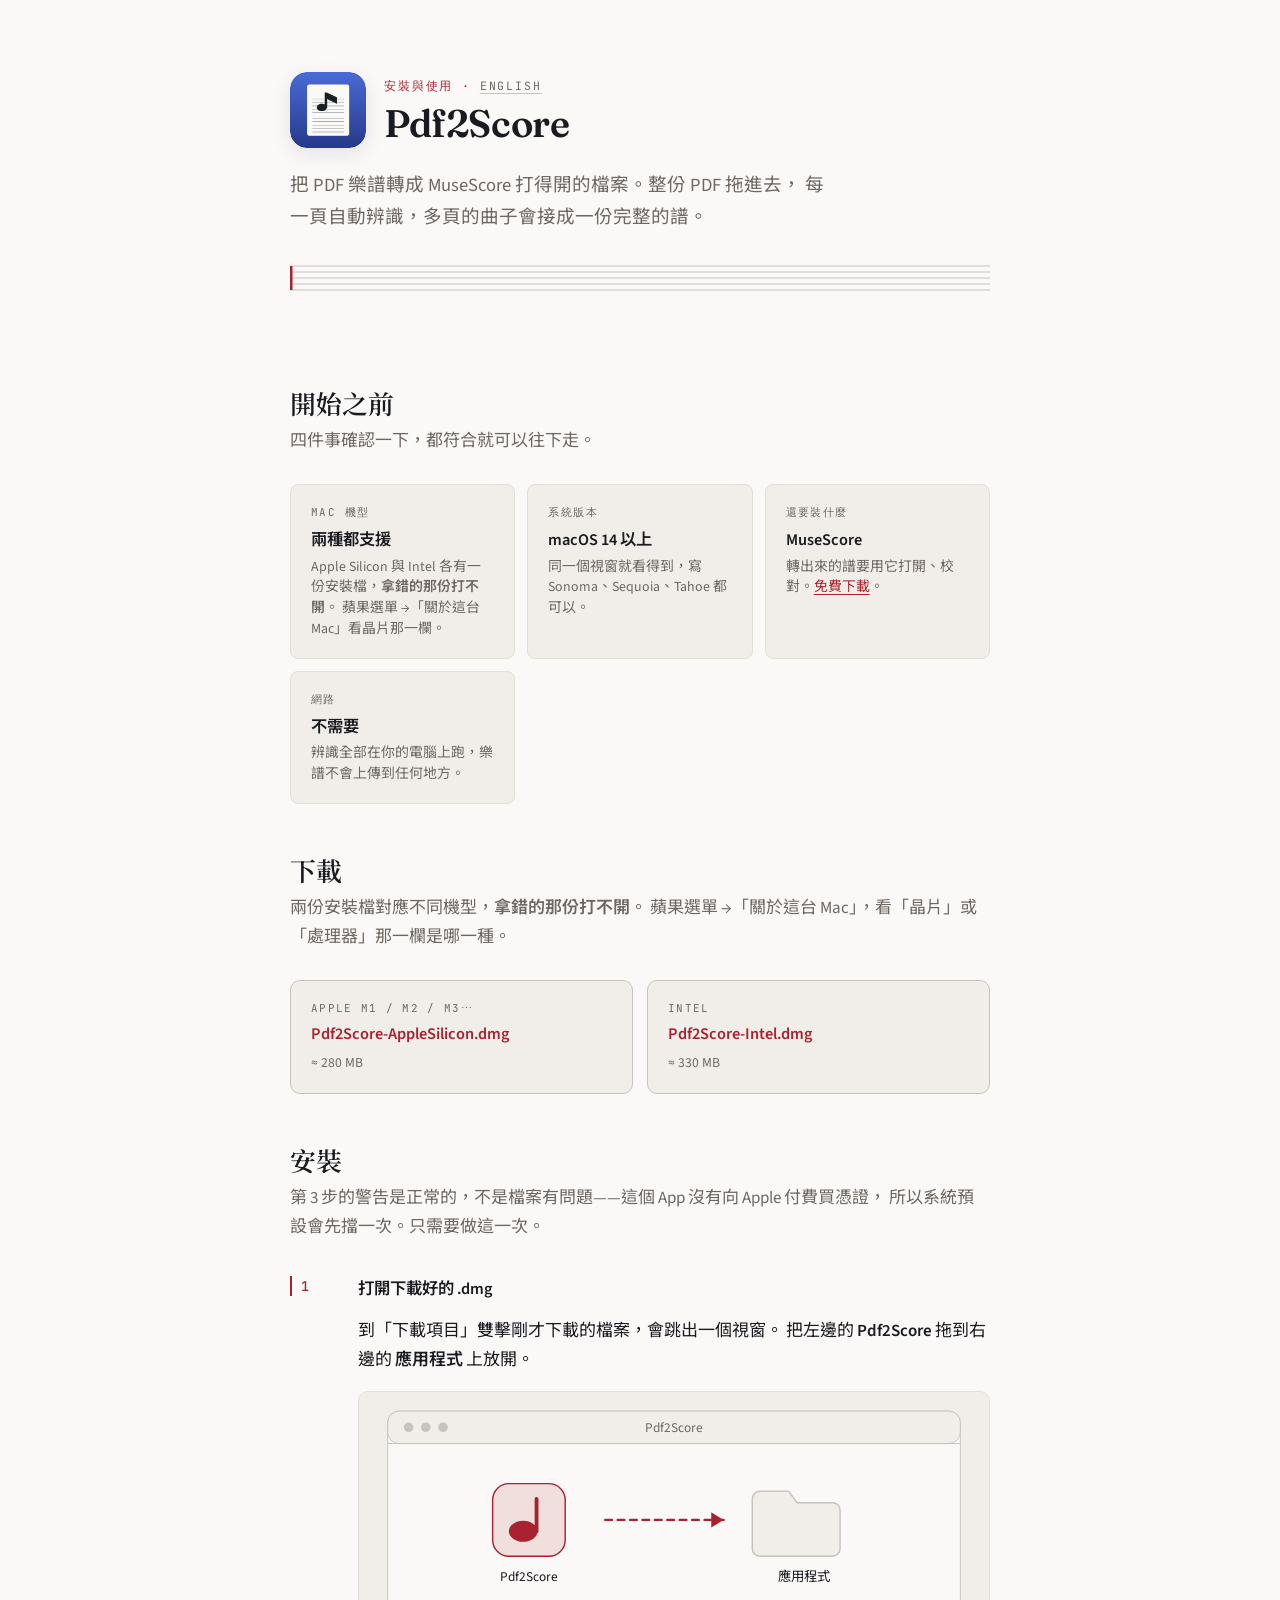
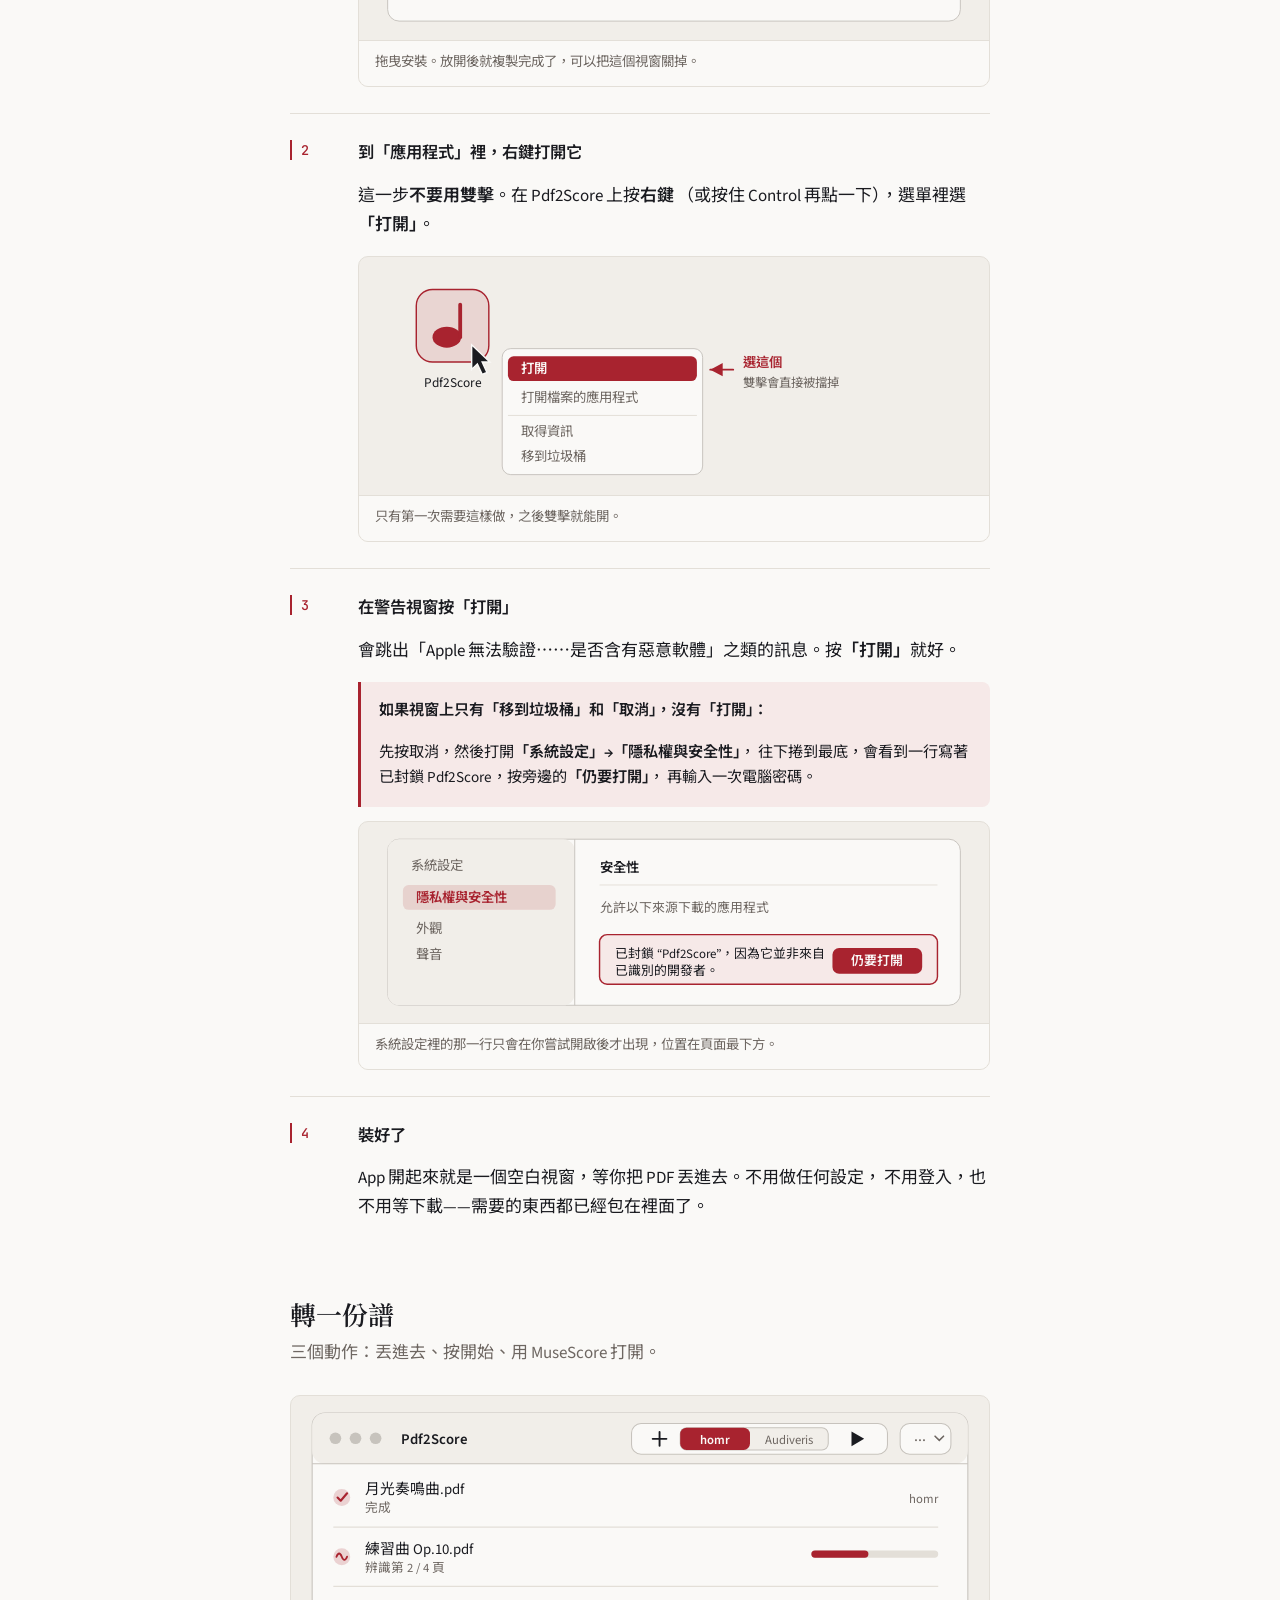
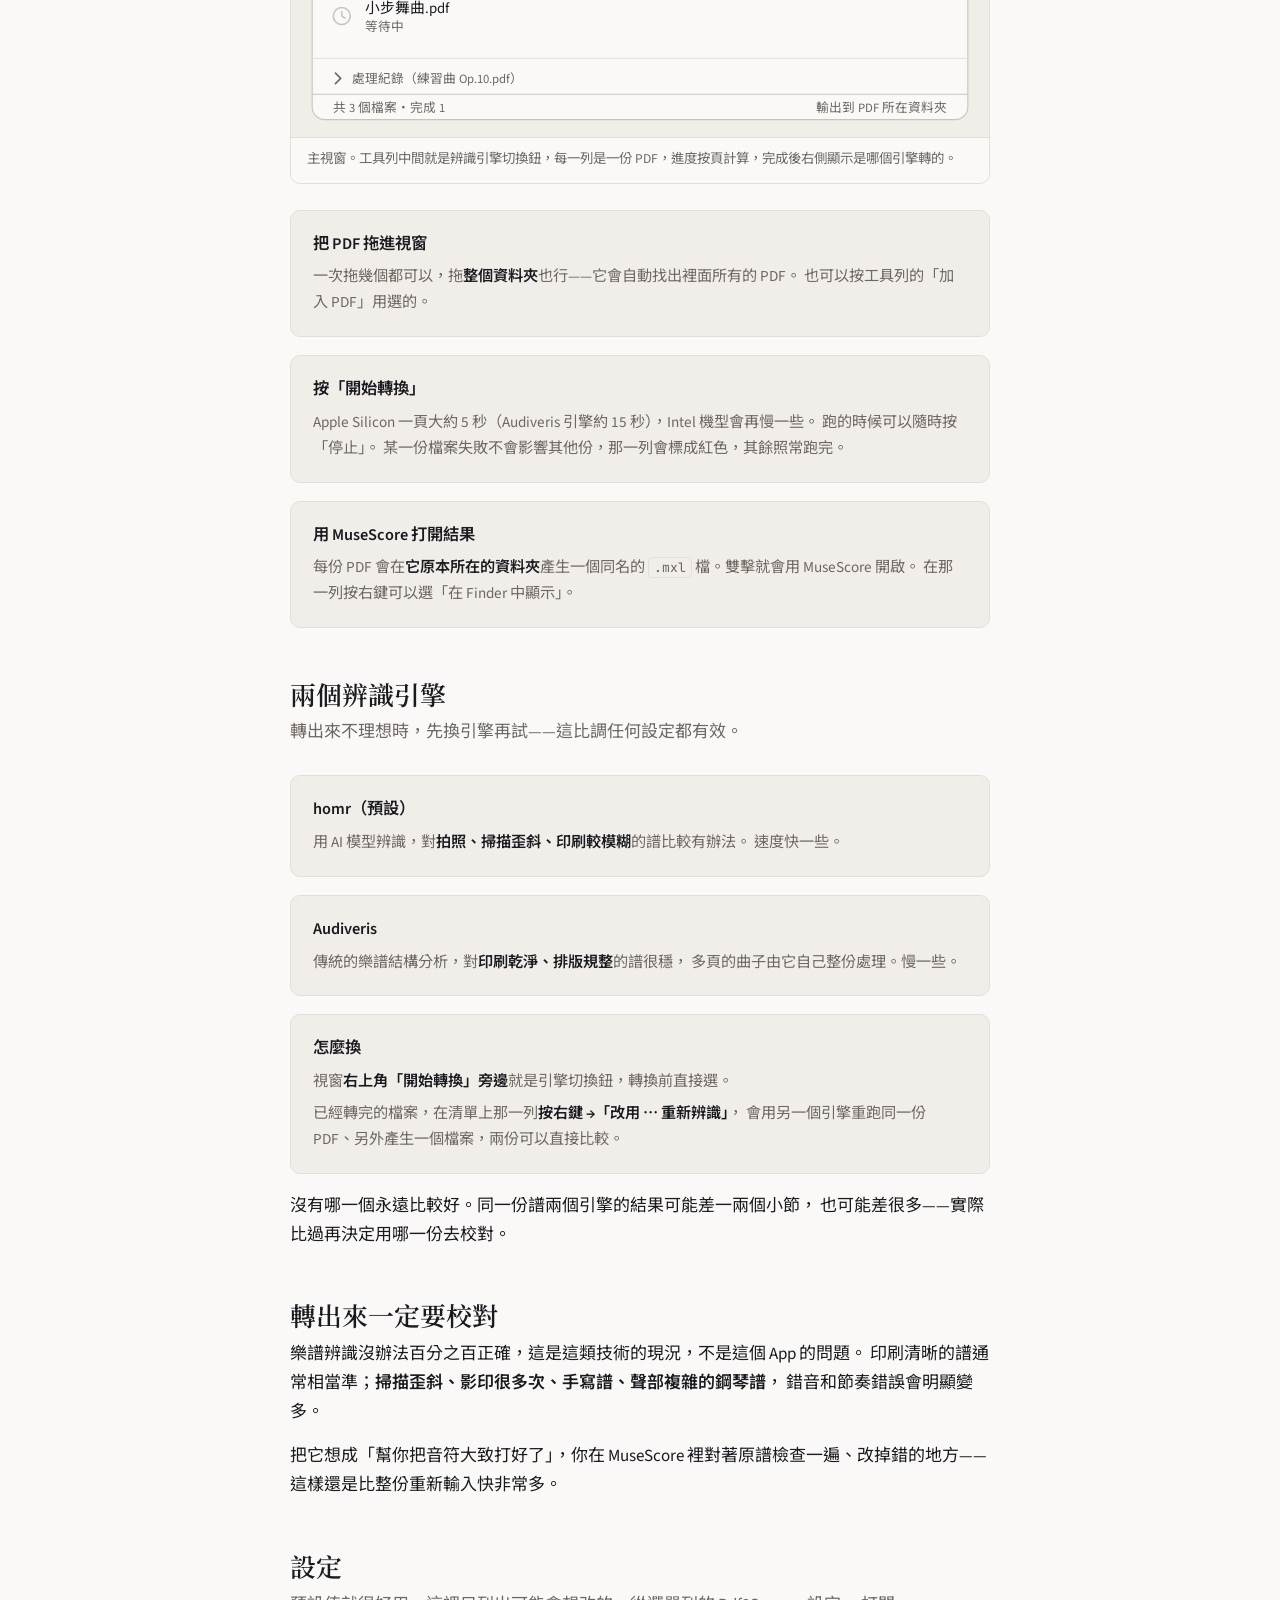
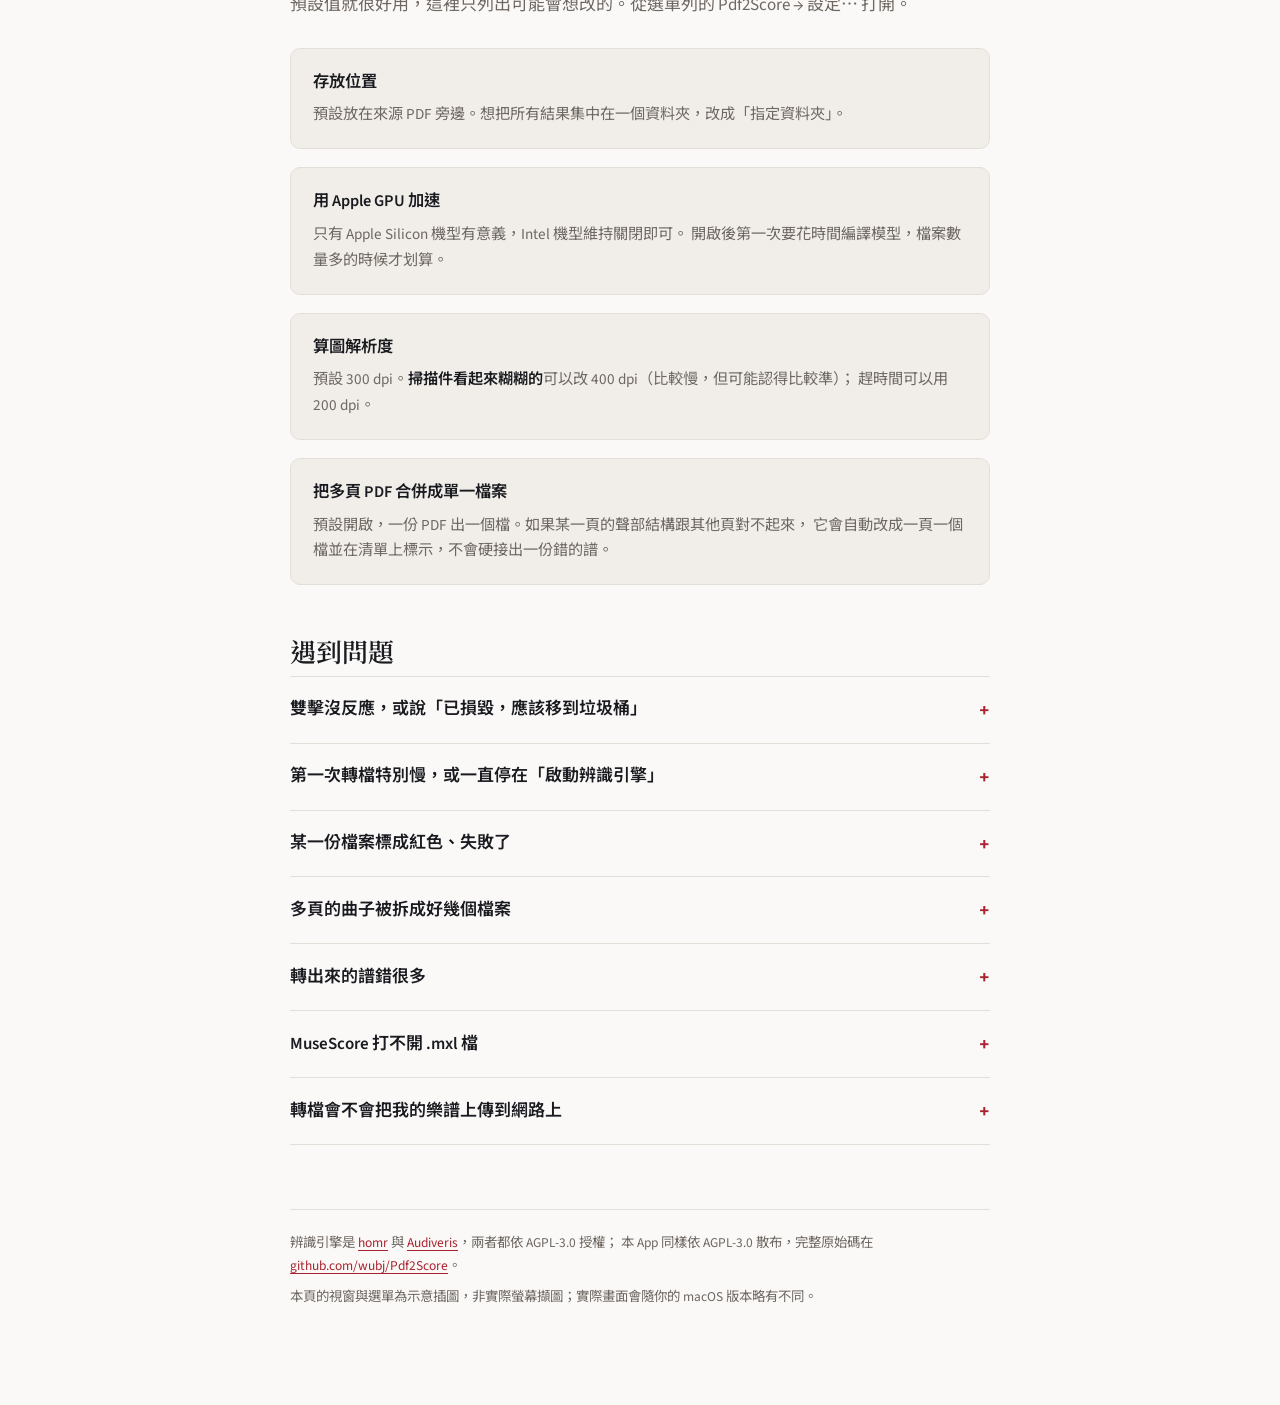
<file: docs/index.html>
<!doctype html>
<html lang="zh-Hant">
<head>
<meta charset="utf-8">
<meta name="viewport" content="width=device-width, initial-scale=1">
<meta name="description" content="Pdf2Score 的安裝與使用說明：把 PDF 樂譜轉成 MuseScore 打得開的檔案。">
<title>Pdf2Score 使用指南</title>
<link rel="canonical" href="https://wubj.github.io/Pdf2Score/">
<link rel="icon" type="image/png" href="[data-uri]">
<meta property="og:type" content="website">
<meta property="og:site_name" content="Pdf2Score">
<meta property="og:locale" content="zh_TW">
<meta property="og:title" content="Pdf2Score 使用指南">
<meta property="og:description" content="Pdf2Score 的安裝與使用說明：把 PDF 樂譜轉成 MuseScore 打得開的檔案。">
<meta property="og:url" content="https://wubj.github.io/Pdf2Score/">
<meta property="og:image" content="https://wubj.github.io/Pdf2Score/share.png">
<meta property="og:image:width" content="1200">
<meta property="og:image:height" content="630">
<meta property="og:image:alt" content="Pdf2Score：把 PDF 樂譜轉成 MuseScore 打得開的檔案">
<meta name="twitter:card" content="summary_large_image">
<meta name="twitter:title" content="Pdf2Score 使用指南">
<meta name="twitter:description" content="Pdf2Score 的安裝與使用說明：把 PDF 樂譜轉成 MuseScore 打得開的檔案。">
<meta name="twitter:image" content="https://wubj.github.io/Pdf2Score/share.png">
<link rel="preconnect" href="https://fonts.googleapis.com">
<link rel="preconnect" href="https://fonts.gstatic.com" crossorigin>
<link rel="stylesheet" href="https://fonts.googleapis.com/css2?family=Fraunces:opsz,wght@9..144,400;9..144,600&family=JetBrains+Mono:wght@400;500&family=Noto+Sans+TC:wght@400;500;700&family=Noto+Serif+TC:wght@600;700&family=Source+Sans+3:ital,wght@0,400;0,600;1,400&display=swap">
<style>
  :root {
    --paper:    #FAF9F7;
    --panel:    #F1EEE9;
    --ink:      #1A1B20;
    --muted:    #6E6762;
    --rule:     #C7C3BD;
    --hairline: #E3DFD8;
    --accent:   #A8232F;
    --accent-wash: #F6E9E8;
    --shadow:   rgba(26, 27, 32, .09);

    --display: "Fraunces", "Noto Serif TC", Georgia, serif;
    --body: "Source Sans 3", "Noto Sans TC", -apple-system, system-ui, sans-serif;
    --mono: "JetBrains Mono", ui-monospace, SFMono-Regular, Menlo, monospace;
  }

  @media (prefers-color-scheme: dark) {
    :root:not([data-theme="light"]) {
      --paper:    #15161A;
      --panel:    #1E2026;
      --ink:      #E9E6E1;
      --muted:    #9B938C;
      --rule:     #43454D;
      --hairline: #2A2C33;
      --accent:   #EC7C86;
      --accent-wash: #2C1E20;
      --shadow:   rgba(0, 0, 0, .45);
    }
  }

  :root[data-theme="dark"] {
    --paper:    #15161A;
    --panel:    #1E2026;
    --ink:      #E9E6E1;
    --muted:    #9B938C;
    --rule:     #43454D;
    --hairline: #2A2C33;
    --accent:   #EC7C86;
    --accent-wash: #2C1E20;
    --shadow:   rgba(0, 0, 0, .45);
  }

  * { box-sizing: border-box; }

  body {
    background: var(--paper);
    color: var(--ink);
    font-family: var(--body);
    font-size: 17px;
    line-height: 1.7;
    margin: 0;
    padding: 0 24px 96px;
    -webkit-font-smoothing: antialiased;
  }

  .wrap {
    max-width: 700px;
    margin: 0 auto;
  }

  /* ---------- masthead ---------- */

  .masthead {
    padding: 72px 0 44px;
    display: flex;
    flex-direction: column;
    gap: 22px;
  }

  .badge {
    display: flex;
    align-items: center;
    gap: 18px;
  }

  .badge img {
    width: 76px;
    height: 76px;
    border-radius: 17px;
    box-shadow: 0 6px 20px var(--shadow);
  }

  .badge h1 {
    font-family: var(--display);
    font-weight: 600;
    font-size: 2.4rem;
    line-height: 1.1;
    letter-spacing: -.01em;
    margin: 0;
    text-wrap: balance;
  }

  .badge .kicker {
    font-family: var(--mono);
    font-size: .72rem;
    letter-spacing: .16em;
    text-transform: uppercase;
    color: var(--accent);
    margin: 0 0 6px;
  }

  .badge .kicker a {
    color: var(--muted);
    text-decoration-color: var(--rule);
  }

  .badge .kicker a:hover {
    color: var(--accent);
  }

  .standfirst {
    font-size: 1.16rem;
    color: var(--muted);
    margin: 0;
    max-width: 60ch;
  }

  /* the five-line stave that separates the masthead from the body */
  .stave {
    display: block;
    width: 100%;
    height: 30px;
    margin: 8px 0 0;
  }

  /* ---------- structure ---------- */

  section {
    padding-top: 52px;
  }

  h2 {
    font-family: var(--display);
    font-weight: 600;
    font-size: 1.62rem;
    line-height: 1.25;
    margin: 0 0 6px;
    text-wrap: balance;
  }

  .section-note {
    color: var(--muted);
    margin: 0 0 28px;
  }

  h3 {
    font-family: var(--body);
    font-weight: 600;
    font-size: 1.02rem;
    margin: 0 0 4px;
  }

  p { margin: 0 0 16px; }
  p:last-child { margin-bottom: 0; }

  a {
    color: var(--accent);
    text-underline-offset: 3px;
    text-decoration-thickness: 1px;
  }

  a:focus-visible,
  summary:focus-visible {
    outline: 2px solid var(--accent);
    outline-offset: 3px;
    border-radius: 3px;
  }

  code {
    font-family: var(--mono);
    font-size: .86em;
    background: var(--panel);
    border: 1px solid var(--hairline);
    border-radius: 4px;
    padding: 1px 5px;
  }

  strong { font-weight: 600; }

  /* ---------- requirements ---------- */

  .specs {
    display: grid;
    grid-template-columns: repeat(auto-fit, minmax(200px, 1fr));
    gap: 12px;
    margin: 0;
  }

  .spec {
    background: var(--panel);
    border: 1px solid var(--hairline);
    border-radius: 8px;
    padding: 18px 20px;
  }

  .spec dt {
    font-family: var(--mono);
    font-size: .68rem;
    letter-spacing: .13em;
    text-transform: uppercase;
    color: var(--muted);
    margin-bottom: 5px;
  }

  .spec dd {
    margin: 0;
    font-weight: 600;
    font-size: 1.02rem;
  }

  .spec dd span {
    display: block;
    font-weight: 400;
    font-size: .87rem;
    color: var(--muted);
    line-height: 1.5;
    margin-top: 2px;
  }

  /* ---------- downloads ---------- */

  .downloads {
    display: grid;
    grid-template-columns: repeat(auto-fit, minmax(240px, 1fr));
    gap: 14px;
  }

  .download {
    display: flex;
    flex-direction: column;
    gap: 3px;
    padding: 18px 20px;
    border: 1px solid var(--rule);
    border-radius: 10px;
    background: var(--panel);
    text-decoration: none;
    color: var(--ink);
    transition: border-color .15s ease, background .15s ease;
  }

  .download:hover,
  .download:focus-visible {
    border-color: var(--accent);
    background: var(--accent-wash);
  }

  .download .machine {
    font-family: var(--mono);
    font-size: .68rem;
    letter-spacing: .12em;
    text-transform: uppercase;
    color: var(--muted);
  }

  .download .file {
    font-weight: 600;
    font-size: 1.02rem;
    color: var(--accent);
    word-break: break-all;
  }

  .download .size {
    font-size: .85rem;
    color: var(--muted);
  }

  /* ---------- numbered install steps (bar numbers) ---------- */

  .steps {
    list-style: none;
    margin: 0;
    padding: 0;
    display: flex;
    flex-direction: column;
  }

  .step {
    display: grid;
    grid-template-columns: 46px 1fr;
    gap: 22px;
    padding: 26px 0;
    border-top: 1px solid var(--hairline);
  }

  .step:first-child { border-top: none; padding-top: 6px; }

  .bar-number {
    font-family: var(--mono);
    font-size: .84rem;
    font-weight: 500;
    color: var(--accent);
    border-left: 2px solid var(--accent);
    padding-left: 9px;
    height: fit-content;
    line-height: 1.5;
  }

  .step-body > * + * { margin-top: 14px; }

  /* ---------- figures ---------- */

  figure {
    margin: 0;
    border: 1px solid var(--hairline);
    border-radius: 10px;
    background: var(--panel);
    overflow: hidden;
  }

  figure svg {
    display: block;
    width: 100%;
    height: auto;
  }

  figcaption {
    font-size: .84rem;
    color: var(--muted);
    padding: 10px 16px 12px;
    border-top: 1px solid var(--hairline);
    background: var(--paper);
  }

  /* ---------- callouts ---------- */

  .note {
    border-left: 3px solid var(--rule);
    padding: 2px 0 2px 18px;
    color: var(--muted);
    font-size: .95rem;
  }

  .note strong { color: var(--ink); }

  .alert {
    border-left-color: var(--accent);
    background: var(--accent-wash);
    border-radius: 0 8px 8px 0;
    padding: 16px 18px;
    color: var(--ink);
  }

  /* ---------- usage cards ---------- */

  .cards {
    display: grid;
    gap: 18px;
  }

  .card {
    border: 1px solid var(--hairline);
    border-radius: 10px;
    padding: 20px 22px;
    background: var(--panel);
  }

  .card p {
    color: var(--muted);
    font-size: .95rem;
    margin: 6px 0 0;
  }

  .card p strong { color: var(--ink); }

  /* ---------- faq ---------- */

  details {
    border-top: 1px solid var(--hairline);
    padding: 4px 0;
  }

  details:last-of-type { border-bottom: 1px solid var(--hairline); }

  summary {
    cursor: pointer;
    padding: 14px 0;
    font-weight: 600;
    list-style: none;
    display: flex;
    justify-content: space-between;
    align-items: center;
    gap: 16px;
  }

  summary::-webkit-details-marker { display: none; }

  summary::after {
    content: "+";
    font-family: var(--mono);
    color: var(--accent);
    font-size: 1.1rem;
    flex: none;
  }

  details[open] summary::after { content: "\2212"; }

  details .answer {
    padding: 0 0 18px;
    color: var(--muted);
    font-size: .96rem;
  }

  details .answer p { margin-bottom: 12px; }

  /* ---------- colophon ---------- */

  footer {
    margin-top: 64px;
    padding-top: 22px;
    border-top: 1px solid var(--hairline);
    font-size: .84rem;
    color: var(--muted);
  }

  footer p { margin-bottom: 8px; }

  @media (max-width: 560px) {
    body { font-size: 16px; padding: 0 18px 72px; }
    .masthead { padding-top: 48px; }
    .badge { gap: 14px; }
    .badge img { width: 60px; height: 60px; }
    .badge h1 { font-size: 1.9rem; }
    .step { grid-template-columns: 38px 1fr; gap: 14px; }
  }

  @media (prefers-reduced-motion: reduce) {
    * { animation: none !important; transition: none !important; }
  }
</style>
</head>
<body>
<div class="wrap">

  <header class="masthead">
    <div class="badge">
      <img src="[data-uri]" alt="Pdf2Score 的 App 圖示：藍底白紙上的一個四分音符">
      <div>
        <p class="kicker">安裝與使用 · <a href="https://wubj.github.io/Pdf2Score/en/">English</a></p>
        <h1>Pdf2Score</h1>
      </div>
    </div>
    <p class="standfirst">
      把 PDF 樂譜轉成 MuseScore 打得開的檔案。整份 PDF 拖進去，
      每一頁自動辨識，多頁的曲子會接成一份完整的譜。
    </p>
    <svg class="stave" viewBox="0 0 700 30" preserveAspectRatio="none" aria-hidden="true">
      <g stroke-width="1" style="stroke: var(--rule)">
        <line x1="0" y1="3"  x2="700" y2="3"></line>
        <line x1="0" y1="9"  x2="700" y2="9"></line>
        <line x1="0" y1="15" x2="700" y2="15"></line>
        <line x1="0" y1="21" x2="700" y2="21"></line>
        <line x1="0" y1="27" x2="700" y2="27"></line>
      </g>
      <rect x="0" y="3" width="2.5" height="24" style="fill: var(--accent)"></rect>
    </svg>
  </header>

  <section>
    <h2>開始之前</h2>
    <p class="section-note">四件事確認一下，都符合就可以往下走。</p>
    <dl class="specs">
      <div class="spec">
        <dt>Mac 機型</dt>
        <dd>兩種都支援
          <span>Apple Silicon 與 Intel 各有一份安裝檔，<strong>拿錯的那份打不開</strong>。
                蘋果選單 →「關於這台 Mac」看晶片那一欄。</span>
        </dd>
      </div>
      <div class="spec">
        <dt>系統版本</dt>
        <dd>macOS 14 以上
          <span>同一個視窗就看得到，寫 Sonoma、Sequoia、Tahoe 都可以。</span>
        </dd>
      </div>
      <div class="spec">
        <dt>還要裝什麼</dt>
        <dd>MuseScore
          <span>轉出來的譜要用它打開、校對。<a href="https://musescore.org/zh-hant/download">免費下載</a>。</span>
        </dd>
      </div>
      <div class="spec">
        <dt>網路</dt>
        <dd>不需要
          <span>辨識全部在你的電腦上跑，樂譜不會上傳到任何地方。</span>
        </dd>
      </div>
    </dl>
  </section>

  <section>
    <h2>下載</h2>
    <p class="section-note">
      兩份安裝檔對應不同機型，<strong>拿錯的那份打不開</strong>。
      蘋果選單 →「關於這台 Mac」，看「晶片」或「處理器」那一欄是哪一種。
    </p>
    <div class="downloads">
      <a class="download" href="https://github.com/wubj/Pdf2Score/releases/latest/download/Pdf2Score-AppleSilicon.dmg" target="_blank" rel="noopener">
        <span class="machine">Apple M1 / M2 / M3⋯</span>
        <span class="file">Pdf2Score-AppleSilicon.dmg</span>
        <span class="size">≈ 280 MB</span>
      </a>
      <a class="download" href="https://github.com/wubj/Pdf2Score/releases/latest/download/Pdf2Score-Intel.dmg" target="_blank" rel="noopener">
        <span class="machine">Intel</span>
        <span class="file">Pdf2Score-Intel.dmg</span>
        <span class="size">≈ 330 MB</span>
      </a>
    </div>
  </section>

  <section>
    <h2>安裝</h2>
    <p class="section-note">
      第 3 步的警告是正常的，不是檔案有問題——這個 App 沒有向 Apple 付費買憑證，
      所以系統預設會先擋一次。只需要做這一次。
    </p>

    <ol class="steps">

      <li class="step">
        <div class="bar-number">1</div>
        <div class="step-body">
          <h3>打開下載好的 .dmg</h3>
          <p>到「下載項目」雙擊剛才下載的檔案，會跳出一個視窗。
             把左邊的 <strong>Pdf2Score</strong> 拖到右邊的 <strong>應用程式</strong> 上放開。</p>
          <figure>
            <svg viewBox="0 0 660 260" role="img" aria-label="示意圖：磁碟映像檔視窗中，把 Pdf2Score 圖示拖到應用程式資料夾">
              <rect x="30" y="20" width="600" height="220" rx="12" style="fill: var(--paper); stroke: var(--rule)"></rect>
              <rect x="30" y="20" width="600" height="34" rx="12" style="fill: var(--panel); stroke: var(--rule)"></rect>
              <path d="M30 54 h600" style="stroke: var(--rule)"></path>
              <g style="fill: var(--rule)">
                <circle cx="52" cy="37" r="5"></circle>
                <circle cx="70" cy="37" r="5"></circle>
                <circle cx="88" cy="37" r="5"></circle>
              </g>
              <text x="330" y="42" text-anchor="middle" font-size="14" style="font-family: var(--body); fill: var(--muted)">Pdf2Score</text>

              <!-- app icon -->
              <rect x="140" y="96" width="76" height="76" rx="17" opacity=".12" style="fill: var(--accent)"></rect>
              <rect x="140" y="96" width="76" height="76" rx="17" fill="none" stroke-width="1.5" style="stroke: var(--accent)"></rect>
              <ellipse cx="172" cy="146" rx="15" ry="11" style="fill: var(--accent)"></ellipse>
              <path d="M186 146 V112" stroke-width="4" stroke-linecap="round" style="stroke: var(--accent)"></path>
              <text x="178" y="198" text-anchor="middle" font-size="14" style="font-family: var(--body); fill: var(--ink)">Pdf2Score</text>

              <!-- arrow -->
              <path d="M258 134 h124" stroke-width="2.5" stroke-dasharray="7 6" stroke-linecap="round" style="stroke: var(--accent)"></path>
              <path d="M382 134 l-13 -8 v16 z" style="fill: var(--accent)"></path>

              <!-- applications folder -->
              <path d="M420 104 h30 l9 12 h37 a8 8 0 0 1 8 8 v40 a8 8 0 0 1 -8 8 h-76 a8 8 0 0 1 -8 -8 v-52 a8 8 0 0 1 8 -8 z" stroke-width="1.5" style="fill: var(--panel); stroke: var(--rule)"></path>
              <text x="466" y="198" text-anchor="middle" font-size="14" style="font-family: var(--body); fill: var(--ink)">應用程式</text>
            </svg>
            <figcaption>拖曳安裝。放開後就複製完成了，可以把這個視窗關掉。</figcaption>
          </figure>
        </div>
      </li>

      <li class="step">
        <div class="bar-number">2</div>
        <div class="step-body">
          <h3>到「應用程式」裡，右鍵打開它</h3>
          <p>這一步<strong>不要用雙擊</strong>。在 Pdf2Score 上按<strong>右鍵</strong>
             （或按住 Control 再點一下），選單裡選<strong>「打開」</strong>。</p>
          <figure>
            <svg viewBox="0 0 660 250" role="img" aria-label="示意圖：在 App 圖示上按右鍵，選單中的「打開」被標示出來">
              <rect x="60" y="34" width="76" height="76" rx="17" opacity=".12" style="fill: var(--accent)"></rect>
              <rect x="60" y="34" width="76" height="76" rx="17" fill="none" stroke-width="1.5" style="stroke: var(--accent)"></rect>
              <ellipse cx="92" cy="84" rx="15" ry="11" style="fill: var(--accent)"></ellipse>
              <path d="M106 84 V50" stroke-width="4" stroke-linecap="round" style="stroke: var(--accent)"></path>
              <text x="98" y="136" text-anchor="middle" font-size="14" style="font-family: var(--body); fill: var(--ink)">Pdf2Score</text>

              <!-- cursor -->
              <path d="M118 92 l0 26 l6 -6 l5 11 l5 -2 l-5 -11 l8 0 z" stroke-width="1.5" style="fill: var(--ink); stroke: var(--paper)"></path>

              <!-- context menu -->
              <rect x="150" y="96" width="210" height="132" rx="9" style="fill: var(--paper); stroke: var(--rule)"></rect>
              <rect x="156" y="104" width="198" height="26" rx="6" style="fill: var(--accent)"></rect>
              <text x="170" y="122" font-size="14" font-weight="600" style="font-family: var(--body); fill: var(--paper)">打開</text>
              <text x="170" y="152" font-size="14" style="font-family: var(--body); fill: var(--muted)">打開檔案的應用程式</text>
              <path d="M156 166 h198" style="stroke: var(--hairline)"></path>
              <text x="170" y="188" font-size="14" style="font-family: var(--body); fill: var(--muted)">取得資訊</text>
              <text x="170" y="214" font-size="14" style="font-family: var(--body); fill: var(--muted)">移到垃圾桶</text>

              <!-- annotation -->
              <path d="M392 118 h-24" stroke-width="2" stroke-linecap="round" style="stroke: var(--accent)"></path>
              <path d="M368 118 l13 -7 v14 z" style="fill: var(--accent)"></path>
              <text x="402" y="115" font-size="14" font-weight="600" style="font-family: var(--body); fill: var(--accent)">選這個</text>
              <text x="402" y="136" font-size="13" style="font-family: var(--body); fill: var(--muted)">雙擊會直接被擋掉</text>
            </svg>
            <figcaption>只有第一次需要這樣做，之後雙擊就能開。</figcaption>
          </figure>
        </div>
      </li>

      <li class="step">
        <div class="bar-number">3</div>
        <div class="step-body">
          <h3>在警告視窗按「打開」</h3>
          <p>會跳出「Apple 無法驗證⋯⋯是否含有惡意軟體」之類的訊息。按<strong>「打開」</strong>就好。</p>
          <div class="note alert">
            <p><strong>如果視窗上只有「移到垃圾桶」和「取消」，沒有「打開」：</strong></p>
            <p>先按取消，然後打開<strong>「系統設定」→「隱私權與安全性」</strong>，
               往下捲到最底，會看到一行寫著已封鎖 Pdf2Score，按旁邊的<strong>「仍要打開」</strong>，
               再輸入一次電腦密碼。</p>
          </div>
          <figure>
            <svg viewBox="0 0 660 210" role="img" aria-label="示意圖：系統設定的隱私權與安全性頁面，最下方有「仍要打開」按鈕">
              <rect x="30" y="18" width="600" height="174" rx="12" style="fill: var(--paper); stroke: var(--rule)"></rect>
              <rect x="30" y="18" width="196" height="174" rx="12" style="fill: var(--panel)"></rect>
              <path d="M226 18 v174" style="stroke: var(--rule)"></path>
              <text x="54" y="50" font-size="14" style="font-family: var(--body); fill: var(--muted)">系統設定</text>
              <rect x="46" y="66" width="160" height="26" rx="6" opacity=".14" style="fill: var(--accent)"></rect>
              <text x="60" y="84" font-size="14" font-weight="600" style="font-family: var(--body); fill: var(--accent)">隱私權與安全性</text>
              <text x="60" y="116" font-size="14" style="font-family: var(--body); fill: var(--muted)">外觀</text>
              <text x="60" y="144" font-size="14" style="font-family: var(--body); fill: var(--muted)">聲音</text>

              <text x="252" y="52" font-size="14" font-weight="600" style="font-family: var(--body); fill: var(--ink)">安全性</text>
              <path d="M252 66 h354" style="stroke: var(--hairline)"></path>
              <text x="252" y="94" font-size="13.5" style="font-family: var(--body); fill: var(--muted)">允許以下來源下載的應用程式</text>
              <rect x="252" y="118" width="354" height="52" rx="8" stroke-width="1.5" style="fill: var(--accent-wash); stroke: var(--accent)"></rect>
              <text x="268" y="142" font-size="13.5" style="font-family: var(--body); fill: var(--ink)">已封鎖 “Pdf2Score”，因為它並非來自</text>
              <text x="268" y="160" font-size="13.5" style="font-family: var(--body); fill: var(--ink)">已識別的開發者。</text>
              <rect x="496" y="132" width="94" height="27" rx="7" style="fill: var(--accent)"></rect>
              <text x="543" y="150" text-anchor="middle" font-size="13.5" font-weight="600" style="font-family: var(--body); fill: var(--paper)">仍要打開</text>
            </svg>
            <figcaption>系統設定裡的那一行只會在你嘗試開啟後才出現，位置在頁面最下方。</figcaption>
          </figure>
        </div>
      </li>

      <li class="step">
        <div class="bar-number">4</div>
        <div class="step-body">
          <h3>裝好了</h3>
          <p>App 開起來就是一個空白視窗，等你把 PDF 丟進去。不用做任何設定，
             不用登入，也不用等下載——需要的東西都已經包在裡面了。</p>
        </div>
      </li>

    </ol>
  </section>

  <section>
    <h2>轉一份譜</h2>
    <p class="section-note">三個動作：丟進去、按開始、用 MuseScore 打開。</p>

    <figure>
      <svg viewBox="0 0 660 322" role="img" aria-label="示意圖：Pdf2Score 主視窗，工具列上有加入、引擎切換與開始轉換，中間是檔案清單與進度">
        <rect x="20" y="16" width="620" height="290" rx="12" style="fill: var(--paper); stroke: var(--rule)"></rect>
        <rect x="20" y="16" width="620" height="48" rx="12" style="fill: var(--panel)"></rect>
        <path d="M20 64 h620" style="stroke: var(--rule)"></path>
        <g style="fill: var(--rule)">
          <circle cx="42" cy="40" r="5.5"></circle>
          <circle cx="61" cy="40" r="5.5"></circle>
          <circle cx="80" cy="40" r="5.5"></circle>
        </g>
        <text x="104" y="45" font-size="14" font-weight="600" style="font-family: var(--body); fill: var(--ink)">Pdf2Score</text>

        <!-- toolbar: add, engine switch, convert -->
        <rect x="322" y="26" width="242" height="29" rx="9" style="fill: var(--paper); stroke: var(--rule)"></rect>
        <path d="M342 40.5 h13 M348.5 34 v13" stroke-width="1.8" stroke-linecap="round" style="stroke: var(--ink)"></path>
        <rect x="368" y="30" width="140" height="21" rx="6" style="fill: var(--panel); stroke: var(--rule)"></rect>
        <rect x="368" y="30" width="66" height="21" rx="6" style="fill: var(--accent)"></rect>
        <text x="401" y="45" text-anchor="middle" font-size="12" font-weight="600" style="font-family: var(--body); fill: var(--paper)">homr</text>
        <text x="471" y="45" text-anchor="middle" font-size="12" style="font-family: var(--body); fill: var(--muted)">Audiveris</text>
        <path d="M530 33.5 l12 7 l-12 7 z" style="fill: var(--ink)"></path>

        <rect x="576" y="26" width="48" height="29" rx="9" style="fill: var(--paper); stroke: var(--rule)"></rect>
        <text x="595" y="46" text-anchor="middle" font-size="15" style="font-family: var(--body); fill: var(--muted)">···</text>
        <path d="M609 38 l4 4 l4 -4" stroke-width="1.5" fill="none" stroke-linecap="round" style="stroke: var(--muted)"></path>

        <!-- row 1: finished, shows which engine produced it -->
        <circle cx="48" cy="96" r="8" opacity=".18" style="fill: var(--accent)"></circle>
        <path d="M44 96 l3 3 l6 -7" stroke-width="2" fill="none" stroke-linecap="round" stroke-linejoin="round" style="stroke: var(--accent)"></path>
        <text x="70" y="93" font-size="14" style="font-family: var(--body); fill: var(--ink)">月光奏鳴曲.pdf</text>
        <text x="70" y="110" font-size="12" style="font-family: var(--body); fill: var(--muted)">完成</text>
        <text x="612" y="101" text-anchor="end" font-size="12" style="font-family: var(--body); fill: var(--muted)">homr</text>
        <path d="M40 124 h572" style="stroke: var(--hairline)"></path>

        <!-- row 2: running, per-page progress -->
        <circle cx="48" cy="152" r="8" opacity=".18" style="fill: var(--accent)"></circle>
        <path d="M43 152 q2.5 -6 5 0 t5 0" stroke-width="1.8" fill="none" stroke-linecap="round" style="stroke: var(--accent)"></path>
        <text x="70" y="149" font-size="14" style="font-family: var(--body); fill: var(--ink)">練習曲 Op.10.pdf</text>
        <text x="70" y="166" font-size="12" style="font-family: var(--body); fill: var(--muted)">辨識第 2 / 4 頁</text>
        <rect x="492" y="146" width="120" height="7" rx="3.5" style="fill: var(--hairline)"></rect>
        <rect x="492" y="146" width="54" height="7" rx="3.5" style="fill: var(--accent)"></rect>
        <path d="M40 180 h572" style="stroke: var(--hairline)"></path>

        <!-- row 3: waiting -->
        <circle cx="48" cy="208" r="8" fill="none" stroke-width="1.5" style="stroke: var(--rule)"></circle>
        <path d="M48 204 v4 l3 2" stroke-width="1.5" fill="none" stroke-linecap="round" style="stroke: var(--rule)"></path>
        <text x="70" y="205" font-size="14" style="font-family: var(--body); fill: var(--ink)">小步舞曲.pdf</text>
        <text x="70" y="222" font-size="12" style="font-family: var(--body); fill: var(--muted)">等待中</text>

        <!-- collapsible log -->
        <path d="M20 248 h620" style="stroke: var(--hairline)"></path>
        <path d="M42 262 l5 5 l-5 5" stroke-width="1.5" fill="none" stroke-linecap="round" stroke-linejoin="round" style="stroke: var(--muted)"></path>
        <text x="58" y="271" font-size="12" style="font-family: var(--body); fill: var(--muted)">處理紀錄（練習曲 Op.10.pdf）</text>

        <!-- status bar -->
        <path d="M20 282 h620" style="stroke: var(--rule)"></path>
        <text x="40" y="299" font-size="12" style="font-family: var(--body); fill: var(--muted)">共 3 個檔案・完成 1</text>
        <text x="620" y="299" text-anchor="end" font-size="12" style="font-family: var(--body); fill: var(--muted)">輸出到 PDF 所在資料夾</text>
      </svg>
      <figcaption>主視窗。工具列中間就是辨識引擎切換鈕，每一列是一份 PDF，進度按頁計算，完成後右側顯示是哪個引擎轉的。</figcaption>
    </figure>

    <div class="cards" style="margin-top: 26px;">
      <div class="card">
        <h3>把 PDF 拖進視窗</h3>
        <p>一次拖幾個都可以，拖<strong>整個資料夾</strong>也行——它會自動找出裡面所有的 PDF。
           也可以按工具列的「加入 PDF」用選的。</p>
      </div>
      <div class="card">
        <h3>按「開始轉換」</h3>
        <p>Apple Silicon 一頁大約 5 秒（Audiveris 引擎約 15 秒），Intel 機型會再慢一些。
           跑的時候可以隨時按「停止」。
           某一份檔案失敗不會影響其他份，那一列會標成紅色，其餘照常跑完。</p>
      </div>
      <div class="card">
        <h3>用 MuseScore 打開結果</h3>
        <p>每份 PDF 會在<strong>它原本所在的資料夾</strong>產生一個同名的
           <code>.mxl</code> 檔。雙擊就會用 MuseScore 開啟。
           在那一列按右鍵可以選「在 Finder 中顯示」。</p>
      </div>
    </div>
  </section>

  <section>
    <h2>兩個辨識引擎</h2>
    <p class="section-note">轉出來不理想時，先換引擎再試——這比調任何設定都有效。</p>
    <div class="cards">
      <div class="card">
        <h3>homr（預設）</h3>
        <p>用 AI 模型辨識，對<strong>拍照、掃描歪斜、印刷較模糊</strong>的譜比較有辦法。
           速度快一些。</p>
      </div>
      <div class="card">
        <h3>Audiveris</h3>
        <p>傳統的樂譜結構分析，對<strong>印刷乾淨、排版規整</strong>的譜很穩，
           多頁的曲子由它自己整份處理。慢一些。</p>
      </div>
      <div class="card">
        <h3>怎麼換</h3>
        <p>視窗<strong>右上角「開始轉換」旁邊</strong>就是引擎切換鈕，轉換前直接選。</p>
        <p>已經轉完的檔案，在清單上那一列<strong>按右鍵 →「改用 ⋯ 重新辨識」</strong>，
           會用另一個引擎重跑同一份 PDF、另外產生一個檔案，兩份可以直接比較。</p>
      </div>
    </div>
    <p style="margin-top: 18px;">沒有哪一個永遠比較好。同一份譜兩個引擎的結果可能差一兩個小節，
       也可能差很多——實際比過再決定用哪一份去校對。</p>
  </section>

  <section>
    <h2>轉出來一定要校對</h2>
    <p>樂譜辨識沒辦法百分之百正確，這是這類技術的現況，不是這個 App 的問題。
       印刷清晰的譜通常相當準；<strong>掃描歪斜、影印很多次、手寫譜、聲部複雜的鋼琴譜</strong>，
       錯音和節奏錯誤會明顯變多。</p>
    <p>把它想成「幫你把音符大致打好了」，你在 MuseScore 裡對著原譜檢查一遍、改掉錯的地方——
       這樣還是比整份重新輸入快非常多。</p>
  </section>

  <section>
    <h2>設定</h2>
    <p class="section-note">預設值就很好用，這裡只列出可能會想改的。從選單列的 Pdf2Score → 設定⋯ 打開。</p>
    <div class="cards">
      <div class="card">
        <h3>存放位置</h3>
        <p>預設放在來源 PDF 旁邊。想把所有結果集中在一個資料夾，改成「指定資料夾」。</p>
      </div>
      <div class="card">
        <h3>用 Apple GPU 加速</h3>
        <p>只有 Apple Silicon 機型有意義，Intel 機型維持關閉即可。
           開啟後第一次要花時間編譯模型，檔案數量多的時候才划算。</p>
      </div>
      <div class="card">
        <h3>算圖解析度</h3>
        <p>預設 300 dpi。<strong>掃描件看起來糊糊的</strong>可以改 400 dpi（比較慢，但可能認得比較準）；
           趕時間可以用 200 dpi。</p>
      </div>
      <div class="card">
        <h3>把多頁 PDF 合併成單一檔案</h3>
        <p>預設開啟，一份 PDF 出一個檔。如果某一頁的聲部結構跟其他頁對不起來，
           它會自動改成一頁一個檔並在清單上標示，不會硬接出一份錯的譜。</p>
      </div>
    </div>
  </section>

  <section>
    <h2>遇到問題</h2>

    <details>
      <summary>雙擊沒反應，或說「已損毀，應該移到垃圾桶」</summary>
      <div class="answer">
        <p>這是 macOS 對沒有 Apple 憑證的 App 的預設反應，檔案本身沒壞。
           照安裝的第 2、3 步做一次：<strong>右鍵 →「打開」</strong>，
           或到「系統設定 →「隱私權與安全性」按「仍要打開」。</p>
      </div>
    </details>

    <details>
      <summary>第一次轉檔特別慢，或一直停在「啟動辨識引擎」</summary>
      <div class="answer">
        <p>安裝後第一次啟動，macOS 會把 App 裡的每個檔案檢查一遍。App 內建了兩套完整的
           辨識引擎，檔案很多，所以這一次<strong>可能要好幾分鐘</strong>，之後就不會再發生了。
           清單上顯示「啟動辨識引擎…」就表示它正在做這件事，不是當掉了。</p>
        <p>開著 App 不動它一下下，它會自己在背景把這件事做完，之後轉檔就都是正常速度。</p>
        <p>之後每次轉檔，一頁大約 5 秒（Intel 機型約 15 秒）。</p>
      </div>
    </details>

    <details>
      <summary>某一份檔案標成紅色、失敗了</summary>
      <div class="answer">
        <p>點那一列，下面的「處理紀錄」會展開，寫著失敗原因。最常見的兩種：</p>
        <p><strong>找不到任何音符</strong>——這一頁可能是封面、目次、歌詞頁，或者掃描太淡。
           <strong>整份都失敗</strong>——確認這份 PDF 真的是樂譜，而不是掃描成純圖片後又被壓縮得太模糊的版本。</p>
        <p>可以試著把解析度調到 400 dpi 再跑一次。</p>
      </div>
    </details>

    <details>
      <summary>多頁的曲子被拆成好幾個檔案</summary>
      <div class="answer">
        <p>當某一頁辨識出來的聲部數量跟其他頁不一樣時（例如某頁被誤判成兩行譜表），
           硬接起來會產生一份錯亂的譜，所以它選擇分開輸出，並在那一列標上警告。</p>
        <p>你可以在 MuseScore 裡手動接起來，或者調整解析度重跑看看那一頁能不能認對。</p>
      </div>
    </details>

    <details>
      <summary>轉出來的譜錯很多</summary>
      <div class="answer">
        <p>先看原始 PDF 的品質。如果是拍照或低解析度掃描，先想辦法拿到更清楚的版本，
           效果差很多。歪斜的掃描件也可以先用預覽程式轉正再丟進來。</p>
        <p>如果原檔已經很清楚但結果還是不好，那就是這份譜的複雜度超出目前辨識引擎的能力了。</p>
      </div>
    </details>

    <details>
      <summary>MuseScore 打不開 .mxl 檔</summary>
      <div class="answer">
        <p>確認裝的是 MuseScore 4（<a href="https://musescore.org/zh-hant/download">musescore.org</a> 免費下載）。
           <code>.mxl</code> 是 MusicXML 的標準壓縮格式，Sibelius、Finale、Dorico 也都讀得懂。</p>
      </div>
    </details>

    <details>
      <summary>轉檔會不會把我的樂譜上傳到網路上</summary>
      <div class="answer">
        <p>不會。辨識模型跟程式都在 App 裡面，整個過程在你的電腦上完成，全程不需要網路。</p>
      </div>
    </details>
  </section>

  <footer>
    <p>辨識引擎是 <a href="https://github.com/liebharc/homr">homr</a> 與
       <a href="https://github.com/Audiveris/audiveris">Audiveris</a>，兩者都依 AGPL-3.0 授權；
       本 App 同樣依 AGPL-3.0 散布，完整原始碼在
       <a href="https://github.com/wubj/Pdf2Score">github.com/wubj/Pdf2Score</a>。</p>
    <p>本頁的視窗與選單為示意插圖，非實際螢幕擷圖；實際畫面會隨你的 macOS 版本略有不同。</p>
  </footer>

</div>
</body>
</html>
</file>
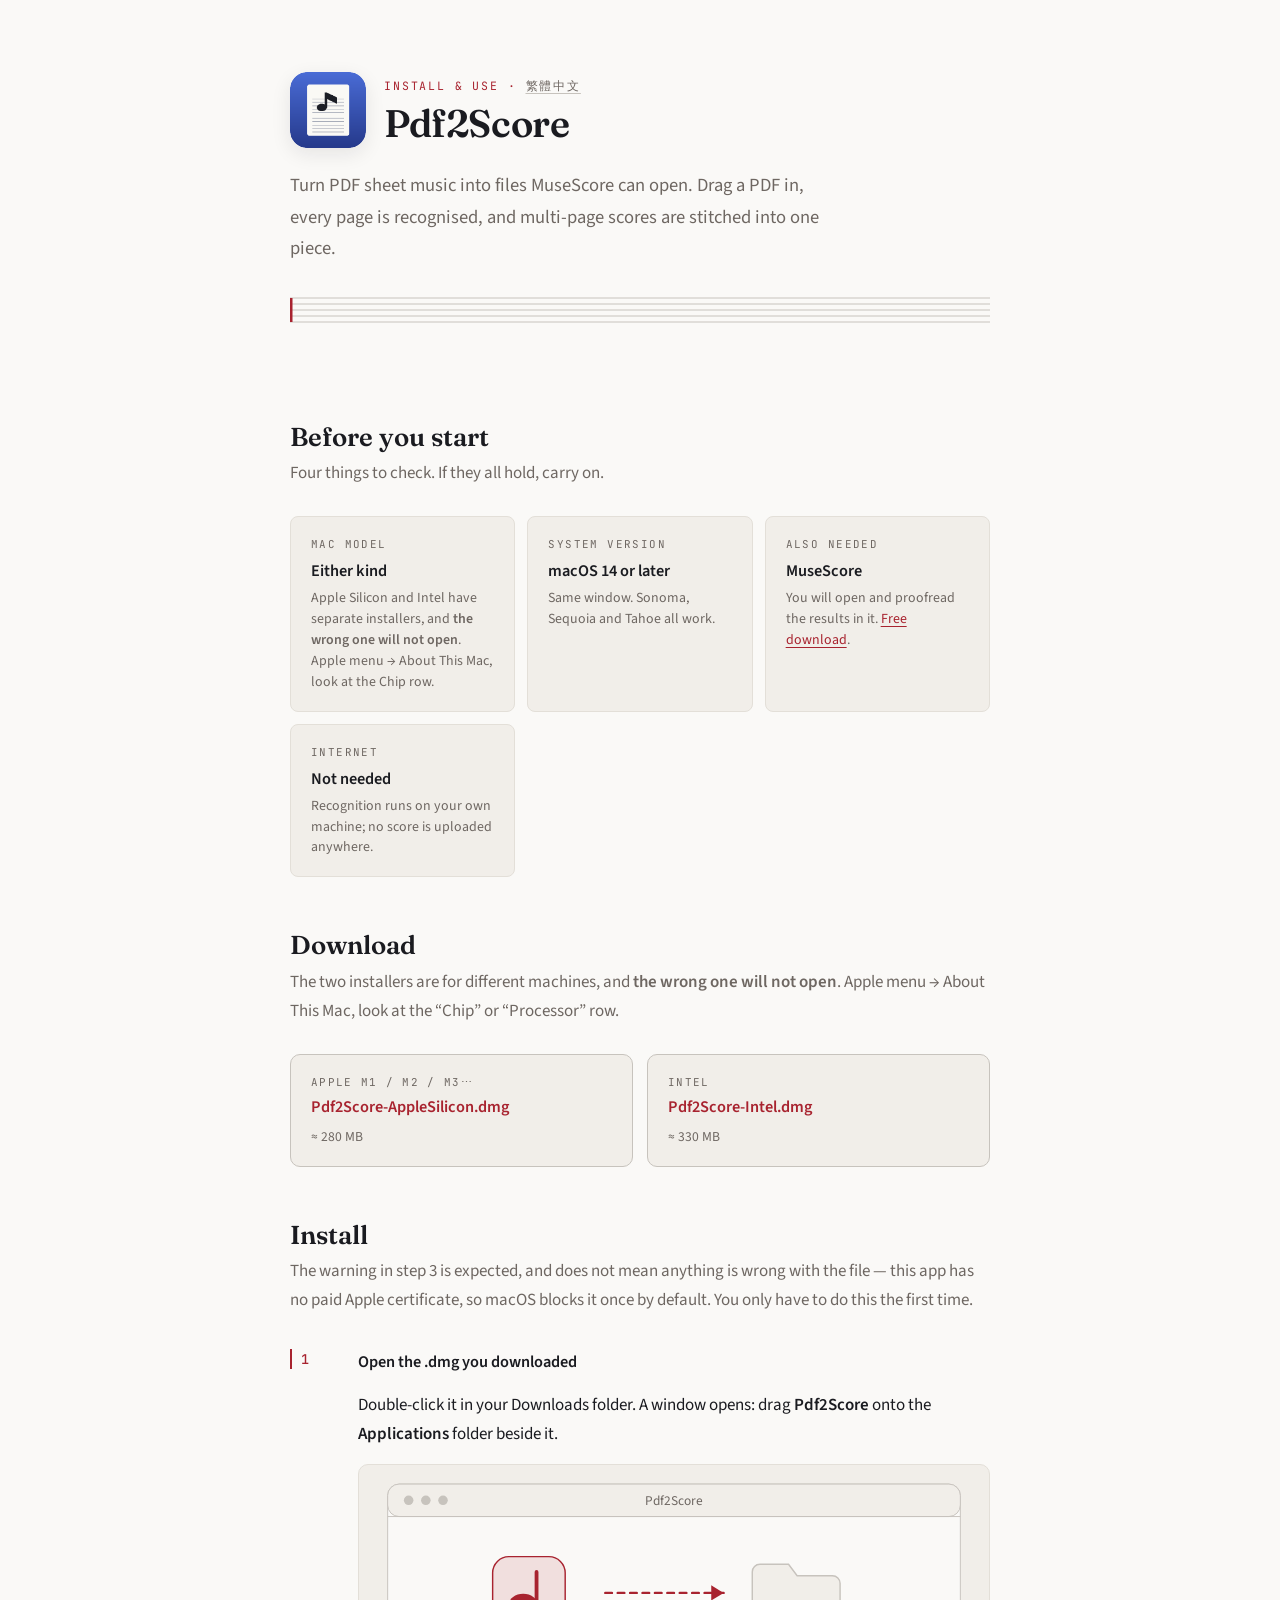
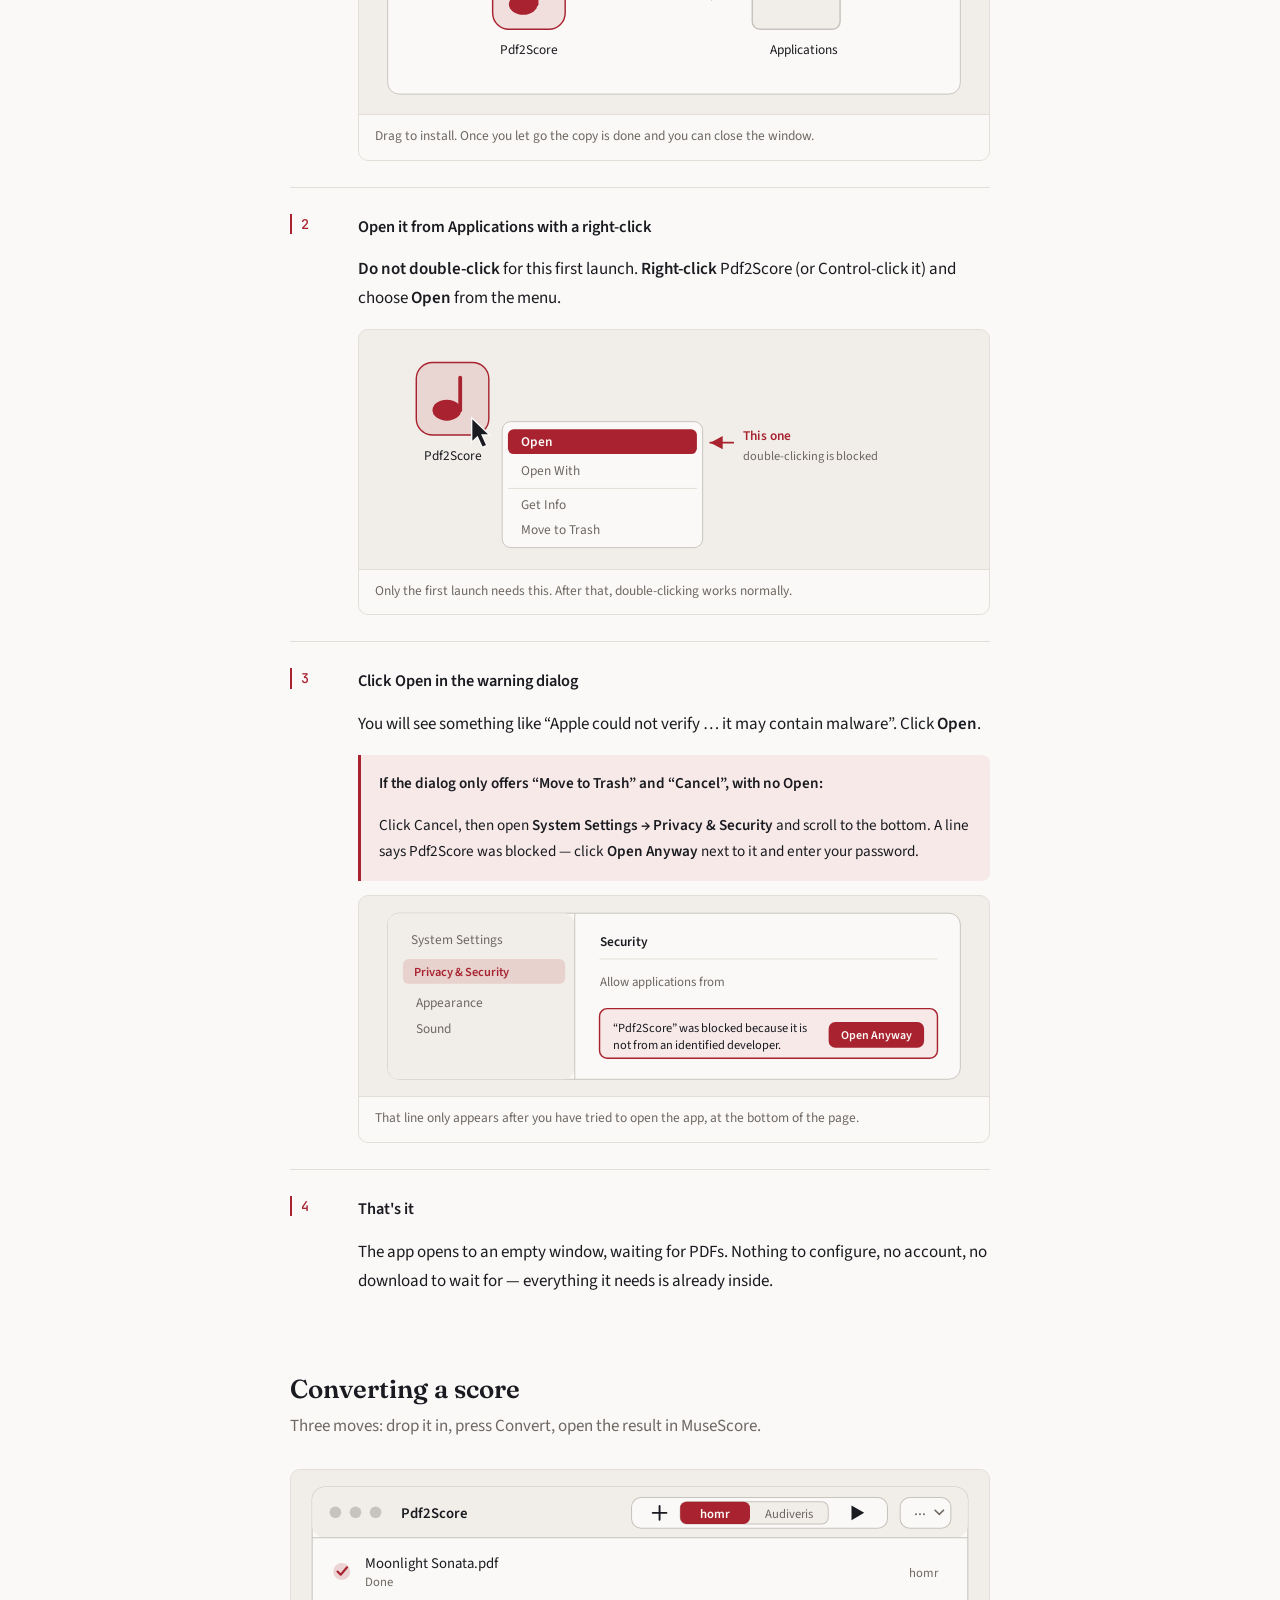
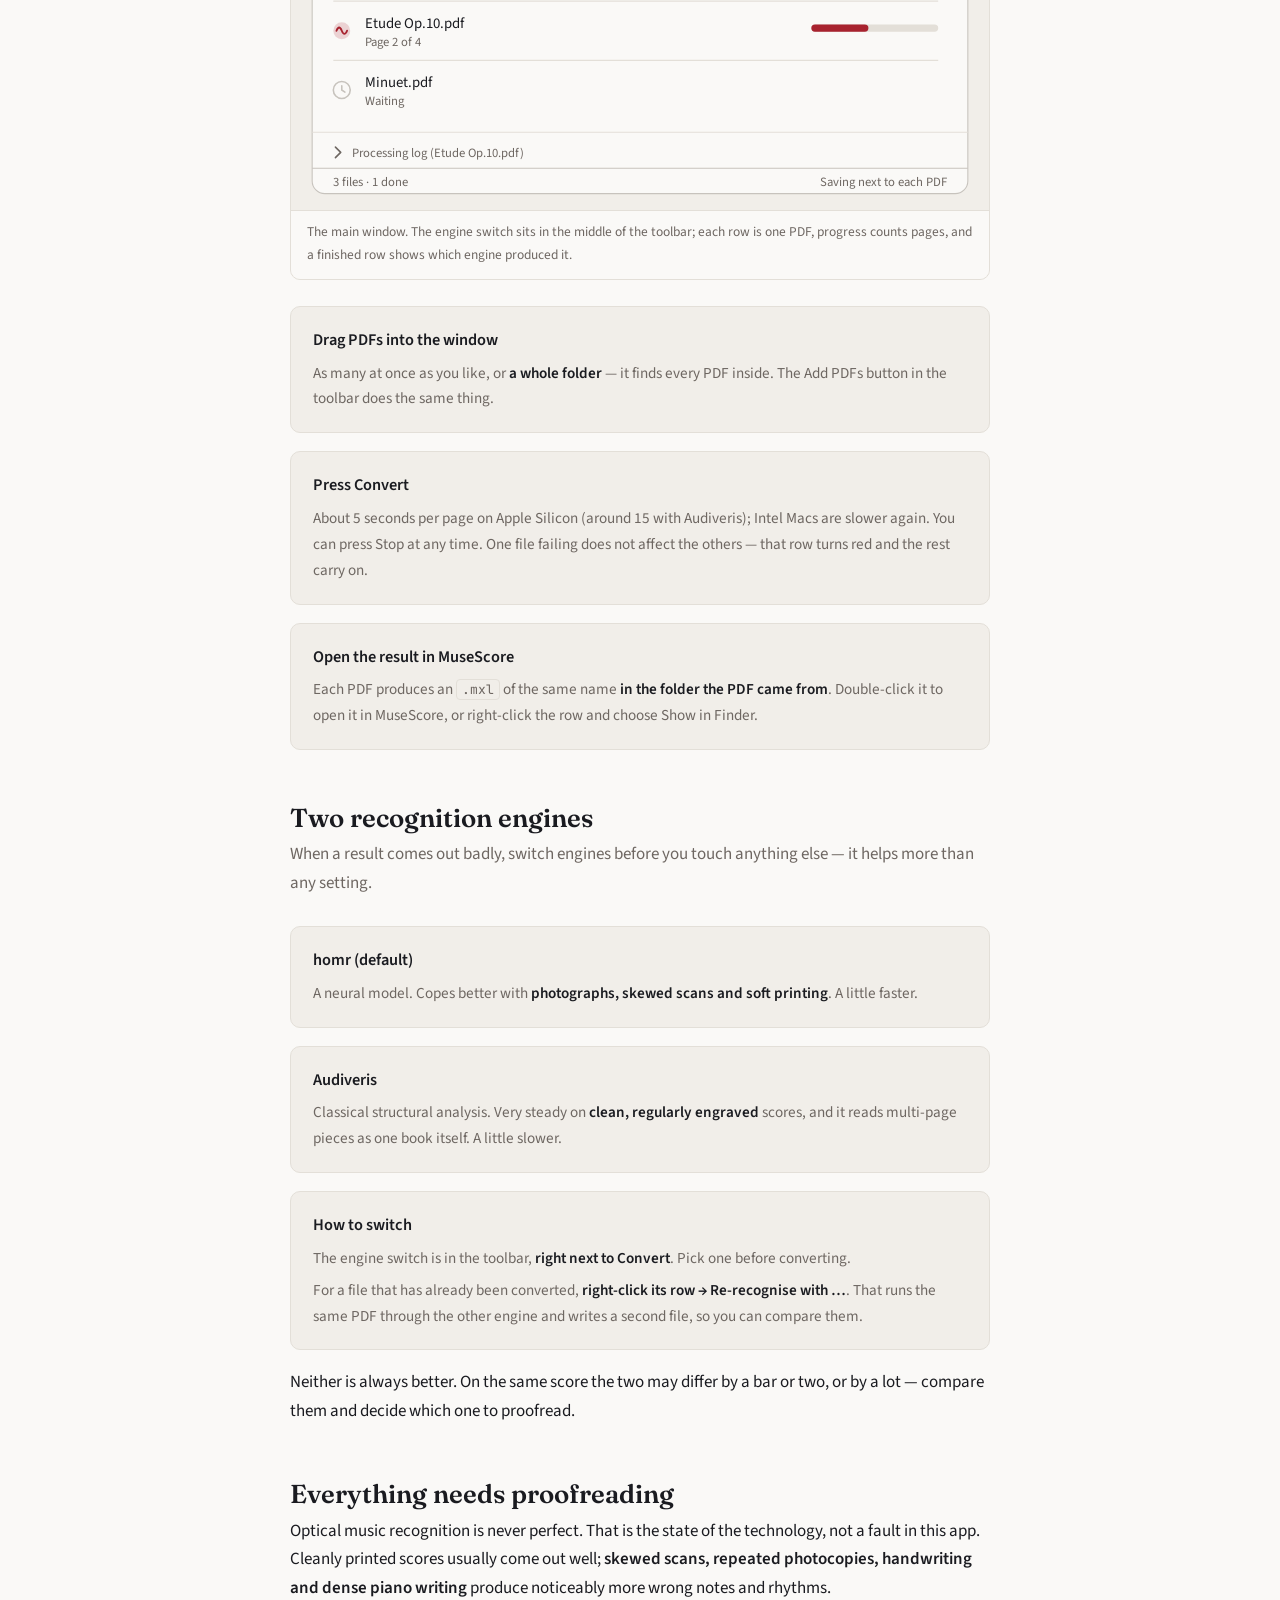
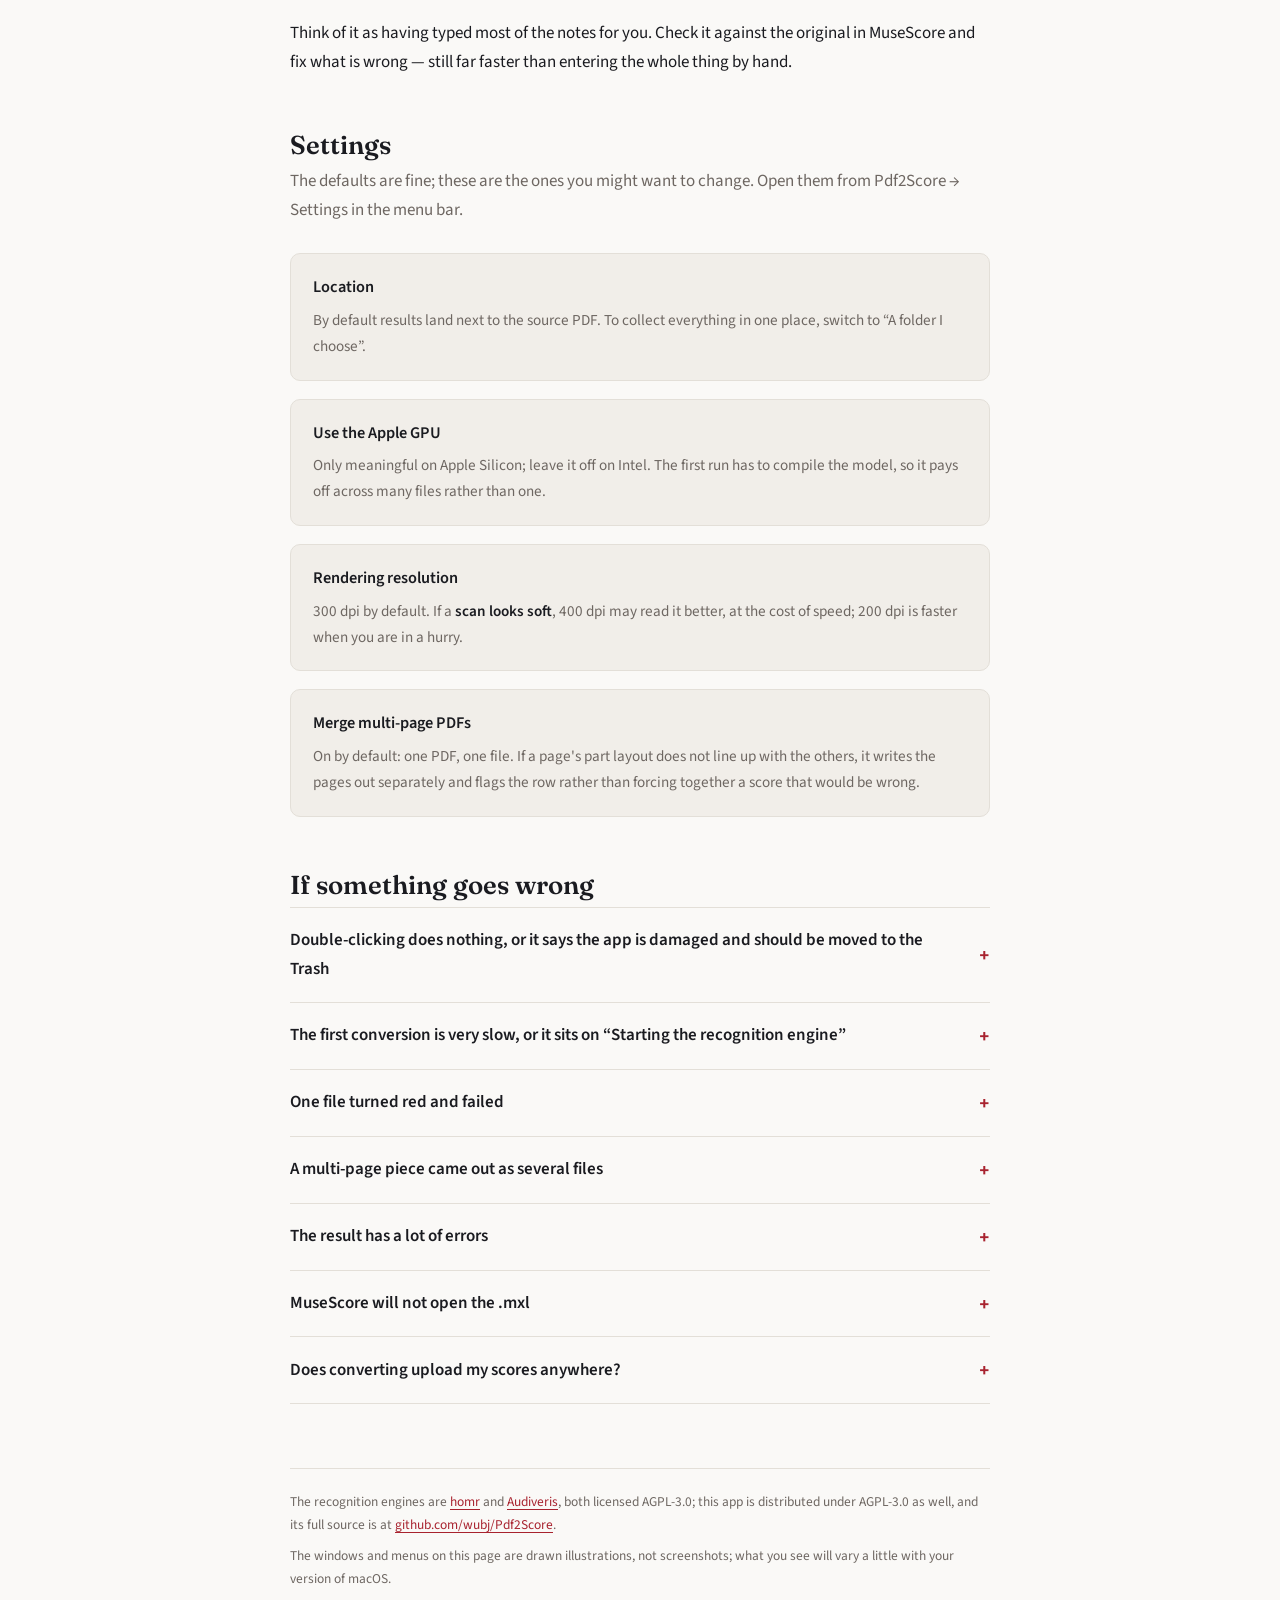
<file: docs/en/index.html>
<!doctype html>
<html lang="en">
<head>
<meta charset="utf-8">
<meta name="viewport" content="width=device-width, initial-scale=1">
<meta name="description" content="How to install and use Pdf2Score: turn PDF sheet music into files MuseScore can open.">
<title>Pdf2Score User Guide</title>
<link rel="canonical" href="https://wubj.github.io/Pdf2Score/en/">
<link rel="icon" type="image/png" href="[data-uri]">
<meta property="og:type" content="website">
<meta property="og:site_name" content="Pdf2Score">
<meta property="og:locale" content="en_US">
<meta property="og:title" content="Pdf2Score User Guide">
<meta property="og:description" content="How to install and use Pdf2Score: turn PDF sheet music into files MuseScore can open.">
<meta property="og:url" content="https://wubj.github.io/Pdf2Score/en/">
<meta property="og:image" content="https://wubj.github.io/Pdf2Score/share-en.png">
<meta property="og:image:width" content="1200">
<meta property="og:image:height" content="630">
<meta property="og:image:alt" content="Pdf2Score: turn PDF sheet music into files MuseScore can open">
<meta name="twitter:card" content="summary_large_image">
<meta name="twitter:title" content="Pdf2Score User Guide">
<meta name="twitter:description" content="How to install and use Pdf2Score: turn PDF sheet music into files MuseScore can open.">
<meta name="twitter:image" content="https://wubj.github.io/Pdf2Score/share-en.png">
<link rel="preconnect" href="https://fonts.googleapis.com">
<link rel="preconnect" href="https://fonts.gstatic.com" crossorigin>
<link rel="stylesheet" href="https://fonts.googleapis.com/css2?family=Fraunces:opsz,wght@9..144,400;9..144,600&family=JetBrains+Mono:wght@400;500&family=Noto+Sans+TC:wght@400;500;700&family=Noto+Serif+TC:wght@600;700&family=Source+Sans+3:ital,wght@0,400;0,600;1,400&display=swap">
<style>
  :root {
    --paper:    #FAF9F7;
    --panel:    #F1EEE9;
    --ink:      #1A1B20;
    --muted:    #6E6762;
    --rule:     #C7C3BD;
    --hairline: #E3DFD8;
    --accent:   #A8232F;
    --accent-wash: #F6E9E8;
    --shadow:   rgba(26, 27, 32, .09);

    --display: "Fraunces", "Noto Serif TC", Georgia, serif;
    --body: "Source Sans 3", "Noto Sans TC", -apple-system, system-ui, sans-serif;
    --mono: "JetBrains Mono", ui-monospace, SFMono-Regular, Menlo, monospace;
  }

  @media (prefers-color-scheme: dark) {
    :root:not([data-theme="light"]) {
      --paper:    #15161A;
      --panel:    #1E2026;
      --ink:      #E9E6E1;
      --muted:    #9B938C;
      --rule:     #43454D;
      --hairline: #2A2C33;
      --accent:   #EC7C86;
      --accent-wash: #2C1E20;
      --shadow:   rgba(0, 0, 0, .45);
    }
  }

  :root[data-theme="dark"] {
    --paper:    #15161A;
    --panel:    #1E2026;
    --ink:      #E9E6E1;
    --muted:    #9B938C;
    --rule:     #43454D;
    --hairline: #2A2C33;
    --accent:   #EC7C86;
    --accent-wash: #2C1E20;
    --shadow:   rgba(0, 0, 0, .45);
  }

  * { box-sizing: border-box; }

  body {
    background: var(--paper);
    color: var(--ink);
    font-family: var(--body);
    font-size: 17px;
    line-height: 1.7;
    margin: 0;
    padding: 0 24px 96px;
    -webkit-font-smoothing: antialiased;
  }

  .wrap {
    max-width: 700px;
    margin: 0 auto;
  }

  /* ---------- masthead ---------- */

  .masthead {
    padding: 72px 0 44px;
    display: flex;
    flex-direction: column;
    gap: 22px;
  }

  .badge {
    display: flex;
    align-items: center;
    gap: 18px;
  }

  .badge img {
    width: 76px;
    height: 76px;
    border-radius: 17px;
    box-shadow: 0 6px 20px var(--shadow);
  }

  .badge h1 {
    font-family: var(--display);
    font-weight: 600;
    font-size: 2.4rem;
    line-height: 1.1;
    letter-spacing: -.01em;
    margin: 0;
    text-wrap: balance;
  }

  .badge .kicker {
    font-family: var(--mono);
    font-size: .72rem;
    letter-spacing: .16em;
    text-transform: uppercase;
    color: var(--accent);
    margin: 0 0 6px;
  }

  .badge .kicker a {
    color: var(--muted);
    text-decoration-color: var(--rule);
  }

  .badge .kicker a:hover {
    color: var(--accent);
  }

  .standfirst {
    font-size: 1.16rem;
    color: var(--muted);
    margin: 0;
    max-width: 60ch;
  }

  /* the five-line stave that separates the masthead from the body */
  .stave {
    display: block;
    width: 100%;
    height: 30px;
    margin: 8px 0 0;
  }

  /* ---------- structure ---------- */

  section {
    padding-top: 52px;
  }

  h2 {
    font-family: var(--display);
    font-weight: 600;
    font-size: 1.62rem;
    line-height: 1.25;
    margin: 0 0 6px;
    text-wrap: balance;
  }

  .section-note {
    color: var(--muted);
    margin: 0 0 28px;
  }

  h3 {
    font-family: var(--body);
    font-weight: 600;
    font-size: 1.02rem;
    margin: 0 0 4px;
  }

  p { margin: 0 0 16px; }
  p:last-child { margin-bottom: 0; }

  a {
    color: var(--accent);
    text-underline-offset: 3px;
    text-decoration-thickness: 1px;
  }

  a:focus-visible,
  summary:focus-visible {
    outline: 2px solid var(--accent);
    outline-offset: 3px;
    border-radius: 3px;
  }

  code {
    font-family: var(--mono);
    font-size: .86em;
    background: var(--panel);
    border: 1px solid var(--hairline);
    border-radius: 4px;
    padding: 1px 5px;
  }

  strong { font-weight: 600; }

  /* ---------- requirements ---------- */

  .specs {
    display: grid;
    grid-template-columns: repeat(auto-fit, minmax(200px, 1fr));
    gap: 12px;
    margin: 0;
  }

  .spec {
    background: var(--panel);
    border: 1px solid var(--hairline);
    border-radius: 8px;
    padding: 18px 20px;
  }

  .spec dt {
    font-family: var(--mono);
    font-size: .68rem;
    letter-spacing: .13em;
    text-transform: uppercase;
    color: var(--muted);
    margin-bottom: 5px;
  }

  .spec dd {
    margin: 0;
    font-weight: 600;
    font-size: 1.02rem;
  }

  .spec dd span {
    display: block;
    font-weight: 400;
    font-size: .87rem;
    color: var(--muted);
    line-height: 1.5;
    margin-top: 2px;
  }

  /* ---------- downloads ---------- */

  .downloads {
    display: grid;
    grid-template-columns: repeat(auto-fit, minmax(240px, 1fr));
    gap: 14px;
  }

  .download {
    display: flex;
    flex-direction: column;
    gap: 3px;
    padding: 18px 20px;
    border: 1px solid var(--rule);
    border-radius: 10px;
    background: var(--panel);
    text-decoration: none;
    color: var(--ink);
    transition: border-color .15s ease, background .15s ease;
  }

  .download:hover,
  .download:focus-visible {
    border-color: var(--accent);
    background: var(--accent-wash);
  }

  .download .machine {
    font-family: var(--mono);
    font-size: .68rem;
    letter-spacing: .12em;
    text-transform: uppercase;
    color: var(--muted);
  }

  .download .file {
    font-weight: 600;
    font-size: 1.02rem;
    color: var(--accent);
    word-break: break-all;
  }

  .download .size {
    font-size: .85rem;
    color: var(--muted);
  }

  /* ---------- numbered install steps (bar numbers) ---------- */

  .steps {
    list-style: none;
    margin: 0;
    padding: 0;
    display: flex;
    flex-direction: column;
  }

  .step {
    display: grid;
    grid-template-columns: 46px 1fr;
    gap: 22px;
    padding: 26px 0;
    border-top: 1px solid var(--hairline);
  }

  .step:first-child { border-top: none; padding-top: 6px; }

  .bar-number {
    font-family: var(--mono);
    font-size: .84rem;
    font-weight: 500;
    color: var(--accent);
    border-left: 2px solid var(--accent);
    padding-left: 9px;
    height: fit-content;
    line-height: 1.5;
  }

  .step-body > * + * { margin-top: 14px; }

  /* ---------- figures ---------- */

  figure {
    margin: 0;
    border: 1px solid var(--hairline);
    border-radius: 10px;
    background: var(--panel);
    overflow: hidden;
  }

  figure svg {
    display: block;
    width: 100%;
    height: auto;
  }

  figcaption {
    font-size: .84rem;
    color: var(--muted);
    padding: 10px 16px 12px;
    border-top: 1px solid var(--hairline);
    background: var(--paper);
  }

  /* ---------- callouts ---------- */

  .note {
    border-left: 3px solid var(--rule);
    padding: 2px 0 2px 18px;
    color: var(--muted);
    font-size: .95rem;
  }

  .note strong { color: var(--ink); }

  .alert {
    border-left-color: var(--accent);
    background: var(--accent-wash);
    border-radius: 0 8px 8px 0;
    padding: 16px 18px;
    color: var(--ink);
  }

  /* ---------- usage cards ---------- */

  .cards {
    display: grid;
    gap: 18px;
  }

  .card {
    border: 1px solid var(--hairline);
    border-radius: 10px;
    padding: 20px 22px;
    background: var(--panel);
  }

  .card p {
    color: var(--muted);
    font-size: .95rem;
    margin: 6px 0 0;
  }

  .card p strong { color: var(--ink); }

  /* ---------- faq ---------- */

  details {
    border-top: 1px solid var(--hairline);
    padding: 4px 0;
  }

  details:last-of-type { border-bottom: 1px solid var(--hairline); }

  summary {
    cursor: pointer;
    padding: 14px 0;
    font-weight: 600;
    list-style: none;
    display: flex;
    justify-content: space-between;
    align-items: center;
    gap: 16px;
  }

  summary::-webkit-details-marker { display: none; }

  summary::after {
    content: "+";
    font-family: var(--mono);
    color: var(--accent);
    font-size: 1.1rem;
    flex: none;
  }

  details[open] summary::after { content: "\2212"; }

  details .answer {
    padding: 0 0 18px;
    color: var(--muted);
    font-size: .96rem;
  }

  details .answer p { margin-bottom: 12px; }

  /* ---------- colophon ---------- */

  footer {
    margin-top: 64px;
    padding-top: 22px;
    border-top: 1px solid var(--hairline);
    font-size: .84rem;
    color: var(--muted);
  }

  footer p { margin-bottom: 8px; }

  @media (max-width: 560px) {
    body { font-size: 16px; padding: 0 18px 72px; }
    .masthead { padding-top: 48px; }
    .badge { gap: 14px; }
    .badge img { width: 60px; height: 60px; }
    .badge h1 { font-size: 1.9rem; }
    .step { grid-template-columns: 38px 1fr; gap: 14px; }
  }

  @media (prefers-reduced-motion: reduce) {
    * { animation: none !important; transition: none !important; }
  }
</style>
</head>
<body>
<div class="wrap">

  <header class="masthead">
    <div class="badge">
      <img src="[data-uri]" alt="The Pdf2Score app icon: a quarter note on a white page over blue">
      <div>
        <p class="kicker">Install &amp; use · <a href="https://wubj.github.io/Pdf2Score/">繁體中文</a></p>
        <h1>Pdf2Score</h1>
      </div>
    </div>
    <p class="standfirst">
      Turn PDF sheet music into files MuseScore can open. Drag a PDF in,
      every page is recognised, and multi-page scores are stitched into one piece.
    </p>
    <svg class="stave" viewBox="0 0 700 30" preserveAspectRatio="none" aria-hidden="true">
      <g stroke-width="1" style="stroke: var(--rule)">
        <line x1="0" y1="3"  x2="700" y2="3"></line>
        <line x1="0" y1="9"  x2="700" y2="9"></line>
        <line x1="0" y1="15" x2="700" y2="15"></line>
        <line x1="0" y1="21" x2="700" y2="21"></line>
        <line x1="0" y1="27" x2="700" y2="27"></line>
      </g>
      <rect x="0" y="3" width="2.5" height="24" style="fill: var(--accent)"></rect>
    </svg>
  </header>

  <section>
    <h2>Before you start</h2>
    <p class="section-note">Four things to check. If they all hold, carry on.</p>
    <dl class="specs">
      <div class="spec">
        <dt>Mac model</dt>
        <dd>Either kind
          <span>Apple Silicon and Intel have separate installers, and
                <strong>the wrong one will not open</strong>.
                Apple menu → About This Mac, look at the Chip row.</span>
        </dd>
      </div>
      <div class="spec">
        <dt>System version</dt>
        <dd>macOS 14 or later
          <span>Same window. Sonoma, Sequoia and Tahoe all work.</span>
        </dd>
      </div>
      <div class="spec">
        <dt>Also needed</dt>
        <dd>MuseScore
          <span>You will open and proofread the results in it.
                <a href="https://musescore.org/en/download">Free download</a>.</span>
        </dd>
      </div>
      <div class="spec">
        <dt>Internet</dt>
        <dd>Not needed
          <span>Recognition runs on your own machine; no score is uploaded anywhere.</span>
        </dd>
      </div>
    </dl>
  </section>

  <section>
    <h2>Download</h2>
    <p class="section-note">
      The two installers are for different machines, and
      <strong>the wrong one will not open</strong>.
      Apple menu → About This Mac, look at the “Chip” or “Processor” row.
    </p>
    <div class="downloads">
      <a class="download" href="https://github.com/wubj/Pdf2Score/releases/latest/download/Pdf2Score-AppleSilicon.dmg" target="_blank" rel="noopener">
        <span class="machine">Apple M1 / M2 / M3⋯</span>
        <span class="file">Pdf2Score-AppleSilicon.dmg</span>
        <span class="size">≈ 280 MB</span>
      </a>
      <a class="download" href="https://github.com/wubj/Pdf2Score/releases/latest/download/Pdf2Score-Intel.dmg" target="_blank" rel="noopener">
        <span class="machine">Intel</span>
        <span class="file">Pdf2Score-Intel.dmg</span>
        <span class="size">≈ 330 MB</span>
      </a>
    </div>
  </section>

  <section>
    <h2>Install</h2>
    <p class="section-note">
      The warning in step 3 is expected, and does not mean anything is wrong with the
      file — this app has no paid Apple certificate, so macOS blocks it once by
      default. You only have to do this the first time.
    </p>

    <ol class="steps">

      <li class="step">
        <div class="bar-number">1</div>
        <div class="step-body">
          <h3>Open the .dmg you downloaded</h3>
          <p>Double-click it in your Downloads folder. A window opens: drag
             <strong>Pdf2Score</strong> onto the <strong>Applications</strong> folder
             beside it.</p>
          <figure>
            <svg viewBox="0 0 660 260" role="img" aria-label="Illustration: dragging the Pdf2Score icon onto the Applications folder inside the disk image window">
              <rect x="30" y="20" width="600" height="220" rx="12" style="fill: var(--paper); stroke: var(--rule)"></rect>
              <rect x="30" y="20" width="600" height="34" rx="12" style="fill: var(--panel); stroke: var(--rule)"></rect>
              <path d="M30 54 h600" style="stroke: var(--rule)"></path>
              <g style="fill: var(--rule)">
                <circle cx="52" cy="37" r="5"></circle>
                <circle cx="70" cy="37" r="5"></circle>
                <circle cx="88" cy="37" r="5"></circle>
              </g>
              <text x="330" y="42" text-anchor="middle" font-size="14" style="font-family: var(--body); fill: var(--muted)">Pdf2Score</text>

              <rect x="140" y="96" width="76" height="76" rx="17" opacity=".12" style="fill: var(--accent)"></rect>
              <rect x="140" y="96" width="76" height="76" rx="17" fill="none" stroke-width="1.5" style="stroke: var(--accent)"></rect>
              <ellipse cx="172" cy="146" rx="15" ry="11" style="fill: var(--accent)"></ellipse>
              <path d="M186 146 V112" stroke-width="4" stroke-linecap="round" style="stroke: var(--accent)"></path>
              <text x="178" y="198" text-anchor="middle" font-size="14" style="font-family: var(--body); fill: var(--ink)">Pdf2Score</text>

              <path d="M258 134 h124" stroke-width="2.5" stroke-dasharray="7 6" stroke-linecap="round" style="stroke: var(--accent)"></path>
              <path d="M382 134 l-13 -8 v16 z" style="fill: var(--accent)"></path>

              <path d="M420 104 h30 l9 12 h37 a8 8 0 0 1 8 8 v40 a8 8 0 0 1 -8 8 h-76 a8 8 0 0 1 -8 -8 v-52 a8 8 0 0 1 8 -8 z" stroke-width="1.5" style="fill: var(--panel); stroke: var(--rule)"></path>
              <text x="466" y="198" text-anchor="middle" font-size="14" style="font-family: var(--body); fill: var(--ink)">Applications</text>
            </svg>
            <figcaption>Drag to install. Once you let go the copy is done and you can close the window.</figcaption>
          </figure>
        </div>
      </li>

      <li class="step">
        <div class="bar-number">2</div>
        <div class="step-body">
          <h3>Open it from Applications with a right-click</h3>
          <p><strong>Do not double-click</strong> for this first launch.
             <strong>Right-click</strong> Pdf2Score (or Control-click it) and choose
             <strong>Open</strong> from the menu.</p>
          <figure>
            <svg viewBox="0 0 660 250" role="img" aria-label="Illustration: right-clicking the app icon, with Open highlighted in the shortcut menu">
              <rect x="60" y="34" width="76" height="76" rx="17" opacity=".12" style="fill: var(--accent)"></rect>
              <rect x="60" y="34" width="76" height="76" rx="17" fill="none" stroke-width="1.5" style="stroke: var(--accent)"></rect>
              <ellipse cx="92" cy="84" rx="15" ry="11" style="fill: var(--accent)"></ellipse>
              <path d="M106 84 V50" stroke-width="4" stroke-linecap="round" style="stroke: var(--accent)"></path>
              <text x="98" y="136" text-anchor="middle" font-size="14" style="font-family: var(--body); fill: var(--ink)">Pdf2Score</text>

              <path d="M118 92 l0 26 l6 -6 l5 11 l5 -2 l-5 -11 l8 0 z" stroke-width="1.5" style="fill: var(--ink); stroke: var(--paper)"></path>

              <rect x="150" y="96" width="210" height="132" rx="9" style="fill: var(--paper); stroke: var(--rule)"></rect>
              <rect x="156" y="104" width="198" height="26" rx="6" style="fill: var(--accent)"></rect>
              <text x="170" y="122" font-size="14" font-weight="600" style="font-family: var(--body); fill: var(--paper)">Open</text>
              <text x="170" y="152" font-size="14" style="font-family: var(--body); fill: var(--muted)">Open With</text>
              <path d="M156 166 h198" style="stroke: var(--hairline)"></path>
              <text x="170" y="188" font-size="14" style="font-family: var(--body); fill: var(--muted)">Get Info</text>
              <text x="170" y="214" font-size="14" style="font-family: var(--body); fill: var(--muted)">Move to Trash</text>

              <path d="M392 118 h-24" stroke-width="2" stroke-linecap="round" style="stroke: var(--accent)"></path>
              <path d="M368 118 l13 -7 v14 z" style="fill: var(--accent)"></path>
              <text x="402" y="115" font-size="14" font-weight="600" style="font-family: var(--body); fill: var(--accent)">This one</text>
              <text x="402" y="136" font-size="13" style="font-family: var(--body); fill: var(--muted)">double-clicking is blocked</text>
            </svg>
            <figcaption>Only the first launch needs this. After that, double-clicking works normally.</figcaption>
          </figure>
        </div>
      </li>

      <li class="step">
        <div class="bar-number">3</div>
        <div class="step-body">
          <h3>Click Open in the warning dialog</h3>
          <p>You will see something like “Apple could not verify … it may contain
             malware”. Click <strong>Open</strong>.</p>
          <div class="note alert">
            <p><strong>If the dialog only offers “Move to Trash” and “Cancel”, with no Open:</strong></p>
            <p>Click Cancel, then open <strong>System Settings → Privacy &amp; Security</strong>
               and scroll to the bottom. A line says Pdf2Score was blocked — click
               <strong>Open Anyway</strong> next to it and enter your password.</p>
          </div>
          <figure>
            <svg viewBox="0 0 660 210" role="img" aria-label="Illustration: the Privacy and Security page in System Settings with an Open Anyway button">
              <rect x="30" y="18" width="600" height="174" rx="12" style="fill: var(--paper); stroke: var(--rule)"></rect>
              <rect x="30" y="18" width="196" height="174" rx="12" style="fill: var(--panel)"></rect>
              <path d="M226 18 v174" style="stroke: var(--rule)"></path>
              <text x="54" y="50" font-size="14" style="font-family: var(--body); fill: var(--muted)">System Settings</text>
              <rect x="46" y="66" width="170" height="26" rx="6" opacity=".14" style="fill: var(--accent)"></rect>
              <text x="58" y="84" font-size="13" font-weight="600" style="font-family: var(--body); fill: var(--accent)">Privacy &amp; Security</text>
              <text x="60" y="116" font-size="14" style="font-family: var(--body); fill: var(--muted)">Appearance</text>
              <text x="60" y="144" font-size="14" style="font-family: var(--body); fill: var(--muted)">Sound</text>

              <text x="252" y="52" font-size="14" font-weight="600" style="font-family: var(--body); fill: var(--ink)">Security</text>
              <path d="M252 66 h354" style="stroke: var(--hairline)"></path>
              <text x="252" y="94" font-size="13.5" style="font-family: var(--body); fill: var(--muted)">Allow applications from</text>
              <rect x="252" y="118" width="354" height="52" rx="8" stroke-width="1.5" style="fill: var(--accent-wash); stroke: var(--accent)"></rect>
              <text x="266" y="142" font-size="13" style="font-family: var(--body); fill: var(--ink)">“Pdf2Score” was blocked because it is</text>
              <text x="266" y="160" font-size="13" style="font-family: var(--body); fill: var(--ink)">not from an identified developer.</text>
              <rect x="492" y="132" width="100" height="27" rx="7" style="fill: var(--accent)"></rect>
              <text x="542" y="150" text-anchor="middle" font-size="12.5" font-weight="600" style="font-family: var(--body); fill: var(--paper)">Open Anyway</text>
            </svg>
            <figcaption>That line only appears after you have tried to open the app, at the bottom of the page.</figcaption>
          </figure>
        </div>
      </li>

      <li class="step">
        <div class="bar-number">4</div>
        <div class="step-body">
          <h3>That's it</h3>
          <p>The app opens to an empty window, waiting for PDFs. Nothing to configure,
             no account, no download to wait for — everything it needs is already inside.</p>
        </div>
      </li>

    </ol>
  </section>

  <section>
    <h2>Converting a score</h2>
    <p class="section-note">Three moves: drop it in, press Convert, open the result in MuseScore.</p>

    <figure>
      <svg viewBox="0 0 660 322" role="img" aria-label="Illustration: the Pdf2Score window, with add, engine switch and convert in the toolbar and a file queue below">
        <rect x="20" y="16" width="620" height="290" rx="12" style="fill: var(--paper); stroke: var(--rule)"></rect>
        <rect x="20" y="16" width="620" height="48" rx="12" style="fill: var(--panel)"></rect>
        <path d="M20 64 h620" style="stroke: var(--rule)"></path>
        <g style="fill: var(--rule)">
          <circle cx="42" cy="40" r="5.5"></circle>
          <circle cx="61" cy="40" r="5.5"></circle>
          <circle cx="80" cy="40" r="5.5"></circle>
        </g>
        <text x="104" y="45" font-size="14" font-weight="600" style="font-family: var(--body); fill: var(--ink)">Pdf2Score</text>

        <rect x="322" y="26" width="242" height="29" rx="9" style="fill: var(--paper); stroke: var(--rule)"></rect>
        <path d="M342 40.5 h13 M348.5 34 v13" stroke-width="1.8" stroke-linecap="round" style="stroke: var(--ink)"></path>
        <rect x="368" y="30" width="140" height="21" rx="6" style="fill: var(--panel); stroke: var(--rule)"></rect>
        <rect x="368" y="30" width="66" height="21" rx="6" style="fill: var(--accent)"></rect>
        <text x="401" y="45" text-anchor="middle" font-size="12" font-weight="600" style="font-family: var(--body); fill: var(--paper)">homr</text>
        <text x="471" y="45" text-anchor="middle" font-size="12" style="font-family: var(--body); fill: var(--muted)">Audiveris</text>
        <path d="M530 33.5 l12 7 l-12 7 z" style="fill: var(--ink)"></path>

        <rect x="576" y="26" width="48" height="29" rx="9" style="fill: var(--paper); stroke: var(--rule)"></rect>
        <text x="595" y="46" text-anchor="middle" font-size="15" style="font-family: var(--body); fill: var(--muted)">···</text>
        <path d="M609 38 l4 4 l4 -4" stroke-width="1.5" fill="none" stroke-linecap="round" style="stroke: var(--muted)"></path>

        <circle cx="48" cy="96" r="8" opacity=".18" style="fill: var(--accent)"></circle>
        <path d="M44 96 l3 3 l6 -7" stroke-width="2" fill="none" stroke-linecap="round" stroke-linejoin="round" style="stroke: var(--accent)"></path>
        <text x="70" y="93" font-size="14" style="font-family: var(--body); fill: var(--ink)">Moonlight Sonata.pdf</text>
        <text x="70" y="110" font-size="12" style="font-family: var(--body); fill: var(--muted)">Done</text>
        <text x="612" y="101" text-anchor="end" font-size="12" style="font-family: var(--body); fill: var(--muted)">homr</text>
        <path d="M40 124 h572" style="stroke: var(--hairline)"></path>

        <circle cx="48" cy="152" r="8" opacity=".18" style="fill: var(--accent)"></circle>
        <path d="M43 152 q2.5 -6 5 0 t5 0" stroke-width="1.8" fill="none" stroke-linecap="round" style="stroke: var(--accent)"></path>
        <text x="70" y="149" font-size="14" style="font-family: var(--body); fill: var(--ink)">Etude Op.10.pdf</text>
        <text x="70" y="166" font-size="12" style="font-family: var(--body); fill: var(--muted)">Page 2 of 4</text>
        <rect x="492" y="146" width="120" height="7" rx="3.5" style="fill: var(--hairline)"></rect>
        <rect x="492" y="146" width="54" height="7" rx="3.5" style="fill: var(--accent)"></rect>
        <path d="M40 180 h572" style="stroke: var(--hairline)"></path>

        <circle cx="48" cy="208" r="8" fill="none" stroke-width="1.5" style="stroke: var(--rule)"></circle>
        <path d="M48 204 v4 l3 2" stroke-width="1.5" fill="none" stroke-linecap="round" style="stroke: var(--rule)"></path>
        <text x="70" y="205" font-size="14" style="font-family: var(--body); fill: var(--ink)">Minuet.pdf</text>
        <text x="70" y="222" font-size="12" style="font-family: var(--body); fill: var(--muted)">Waiting</text>

        <path d="M20 248 h620" style="stroke: var(--hairline)"></path>
        <path d="M42 262 l5 5 l-5 5" stroke-width="1.5" fill="none" stroke-linecap="round" stroke-linejoin="round" style="stroke: var(--muted)"></path>
        <text x="58" y="271" font-size="12" style="font-family: var(--body); fill: var(--muted)">Processing log (Etude Op.10.pdf)</text>

        <path d="M20 282 h620" style="stroke: var(--rule)"></path>
        <text x="40" y="299" font-size="12" style="font-family: var(--body); fill: var(--muted)">3 files · 1 done</text>
        <text x="620" y="299" text-anchor="end" font-size="12" style="font-family: var(--body); fill: var(--muted)">Saving next to each PDF</text>
      </svg>
      <figcaption>The main window. The engine switch sits in the middle of the toolbar; each row is one PDF, progress counts pages, and a finished row shows which engine produced it.</figcaption>
    </figure>

    <div class="cards" style="margin-top: 26px;">
      <div class="card">
        <h3>Drag PDFs into the window</h3>
        <p>As many at once as you like, or <strong>a whole folder</strong> — it finds
           every PDF inside. The Add PDFs button in the toolbar does the same thing.</p>
      </div>
      <div class="card">
        <h3>Press Convert</h3>
        <p>About 5 seconds per page on Apple Silicon (around 15 with Audiveris);
           Intel Macs are slower again. You can press Stop at any time.
           One file failing does not affect the others — that row turns red and the
           rest carry on.</p>
      </div>
      <div class="card">
        <h3>Open the result in MuseScore</h3>
        <p>Each PDF produces an <code>.mxl</code> of the same name
           <strong>in the folder the PDF came from</strong>. Double-click it to open
           it in MuseScore, or right-click the row and choose Show in Finder.</p>
      </div>
    </div>
  </section>

  <section>
    <h2>Two recognition engines</h2>
    <p class="section-note">When a result comes out badly, switch engines before you touch anything else — it helps more than any setting.</p>
    <div class="cards">
      <div class="card">
        <h3>homr (default)</h3>
        <p>A neural model. Copes better with <strong>photographs, skewed scans and
           soft printing</strong>. A little faster.</p>
      </div>
      <div class="card">
        <h3>Audiveris</h3>
        <p>Classical structural analysis. Very steady on <strong>clean, regularly
           engraved</strong> scores, and it reads multi-page pieces as one book itself.
           A little slower.</p>
      </div>
      <div class="card">
        <h3>How to switch</h3>
        <p>The engine switch is in the toolbar, <strong>right next to Convert</strong>.
           Pick one before converting.</p>
        <p>For a file that has already been converted, <strong>right-click its row →
           Re-recognise with …</strong>. That runs the same PDF through the other
           engine and writes a second file, so you can compare them.</p>
      </div>
    </div>
    <p style="margin-top: 18px;">Neither is always better. On the same score the two may differ by a bar or two,
       or by a lot — compare them and decide which one to proofread.</p>
  </section>

  <section>
    <h2>Everything needs proofreading</h2>
    <p>Optical music recognition is never perfect. That is the state of the technology,
       not a fault in this app. Cleanly printed scores usually come out well;
       <strong>skewed scans, repeated photocopies, handwriting and dense piano
       writing</strong> produce noticeably more wrong notes and rhythms.</p>
    <p>Think of it as having typed most of the notes for you. Check it against the
       original in MuseScore and fix what is wrong — still far faster than entering
       the whole thing by hand.</p>
  </section>

  <section>
    <h2>Settings</h2>
    <p class="section-note">The defaults are fine; these are the ones you might want to change. Open them from Pdf2Score → Settings in the menu bar.</p>
    <div class="cards">
      <div class="card">
        <h3>Location</h3>
        <p>By default results land next to the source PDF. To collect everything in
           one place, switch to “A folder I choose”.</p>
      </div>
      <div class="card">
        <h3>Use the Apple GPU</h3>
        <p>Only meaningful on Apple Silicon; leave it off on Intel. The first run has
           to compile the model, so it pays off across many files rather than one.</p>
      </div>
      <div class="card">
        <h3>Rendering resolution</h3>
        <p>300 dpi by default. If a <strong>scan looks soft</strong>, 400 dpi may read
           it better, at the cost of speed; 200 dpi is faster when you are in a hurry.</p>
      </div>
      <div class="card">
        <h3>Merge multi-page PDFs</h3>
        <p>On by default: one PDF, one file. If a page's part layout does not line up
           with the others, it writes the pages out separately and flags the row rather
           than forcing together a score that would be wrong.</p>
      </div>
    </div>
  </section>

  <section>
    <h2>If something goes wrong</h2>

    <details>
      <summary>Double-clicking does nothing, or it says the app is damaged and should be moved to the Trash</summary>
      <div class="answer">
        <p>That is how macOS treats an app without a paid Apple certificate; the file
           itself is fine. Follow install steps 2 and 3: <strong>right-click → Open</strong>,
           or System Settings → Privacy &amp; Security → <strong>Open Anyway</strong>.</p>
      </div>
    </details>

    <details>
      <summary>The first conversion is very slow, or it sits on “Starting the recognition engine”</summary>
      <div class="answer">
        <p>On the first launch after installing, macOS checks every file inside the app.
           This one bundles two complete recognition engines, so there are a lot of files
           and that check <strong>can take several minutes</strong>. It only happens once.
           “Starting the recognition engine…” in the queue means it is working, not stuck.</p>
        <p>Leave the app open for a moment and it finishes this in the background;
           conversions after that run at normal speed.</p>
        <p>Normal speed is about 5 seconds per page (around 15 on Intel).</p>
      </div>
    </details>

    <details>
      <summary>One file turned red and failed</summary>
      <div class="answer">
        <p>Click that row and the Processing log below it expands with the reason.
           The two common ones:</p>
        <p><strong>No noteheads found</strong> — the page may be a cover, a table of
           contents or a lyrics page, or the scan may be too faint.
           <strong>The whole file failed</strong> — check the PDF really is sheet music
           and not a heavily compressed image scan.</p>
        <p>Trying again at 400 dpi is worth a shot.</p>
      </div>
    </details>

    <details>
      <summary>A multi-page piece came out as several files</summary>
      <div class="answer">
        <p>When one page is recognised with a different number of parts than the others
           (a page misread as two staves, say), forcing them together would produce a
           garbled score, so the pages are written out separately and the row is flagged.</p>
        <p>You can join them by hand in MuseScore, or change the resolution and try
           again to see whether that page reads correctly.</p>
      </div>
    </details>

    <details>
      <summary>The result has a lot of errors</summary>
      <div class="answer">
        <p>Start with the quality of the PDF. A photograph or a low-resolution scan
           makes a large difference — get a cleaner copy if you can. Skewed scans can be
           straightened in Preview first.</p>
        <p>If the original is already clean and the result is still poor, that score is
           beyond what the current engines handle. Try the other engine before giving up.</p>
      </div>
    </details>

    <details>
      <summary>MuseScore will not open the .mxl</summary>
      <div class="answer">
        <p>Check you have MuseScore 4 (<a href="https://musescore.org/en/download">musescore.org</a>,
           free). <code>.mxl</code> is the standard compressed MusicXML format, so
           Sibelius, Finale and Dorico read it too.</p>
      </div>
    </details>

    <details>
      <summary>Does converting upload my scores anywhere?</summary>
      <div class="answer">
        <p>No. The recognition models and both engines are inside the app; everything
           happens on your machine and no network connection is needed at any point.</p>
      </div>
    </details>
  </section>

  <footer>
    <p>The recognition engines are <a href="https://github.com/liebharc/homr">homr</a> and
       <a href="https://github.com/Audiveris/audiveris">Audiveris</a>, both licensed AGPL-3.0;
       this app is distributed under AGPL-3.0 as well, and its full source is at
       <a href="https://github.com/wubj/Pdf2Score">github.com/wubj/Pdf2Score</a>.</p>
    <p>The windows and menus on this page are drawn illustrations, not screenshots;
       what you see will vary a little with your version of macOS.</p>
  </footer>

</div>
</body>
</html>
</file>
